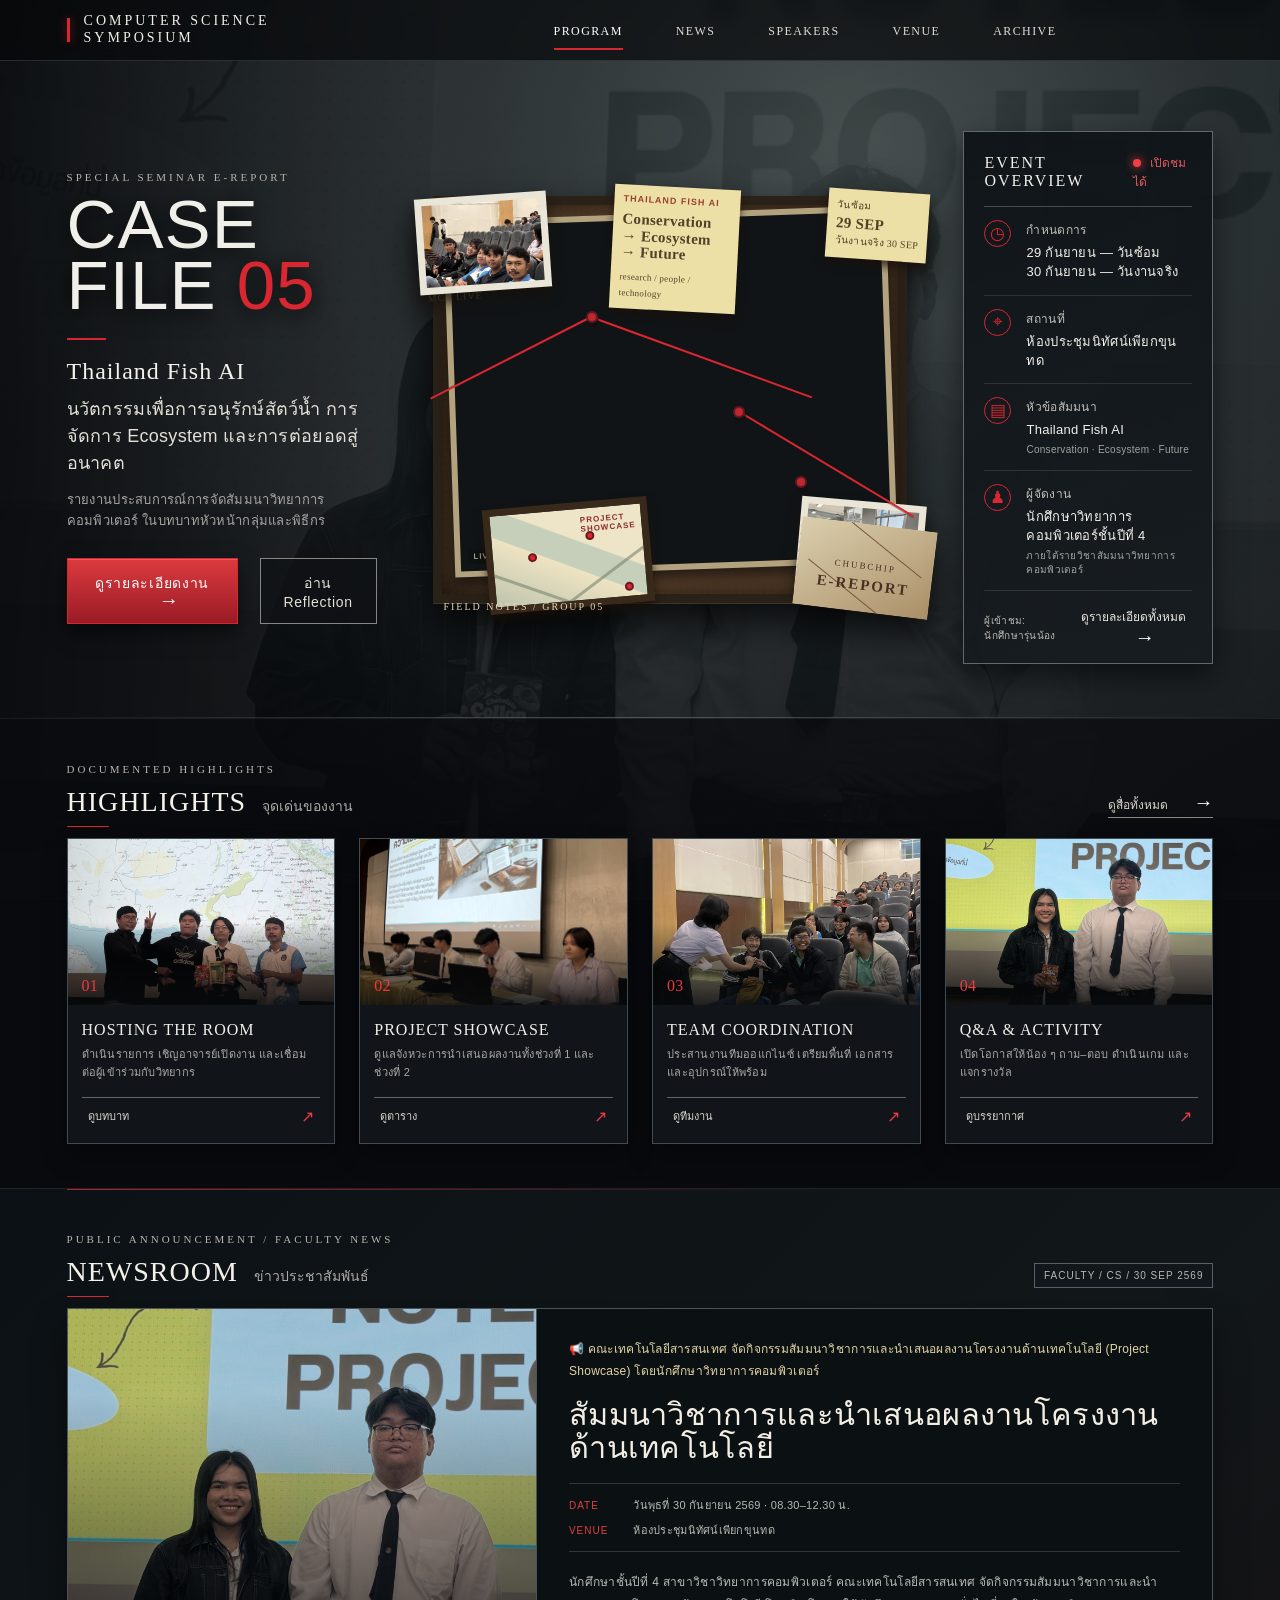
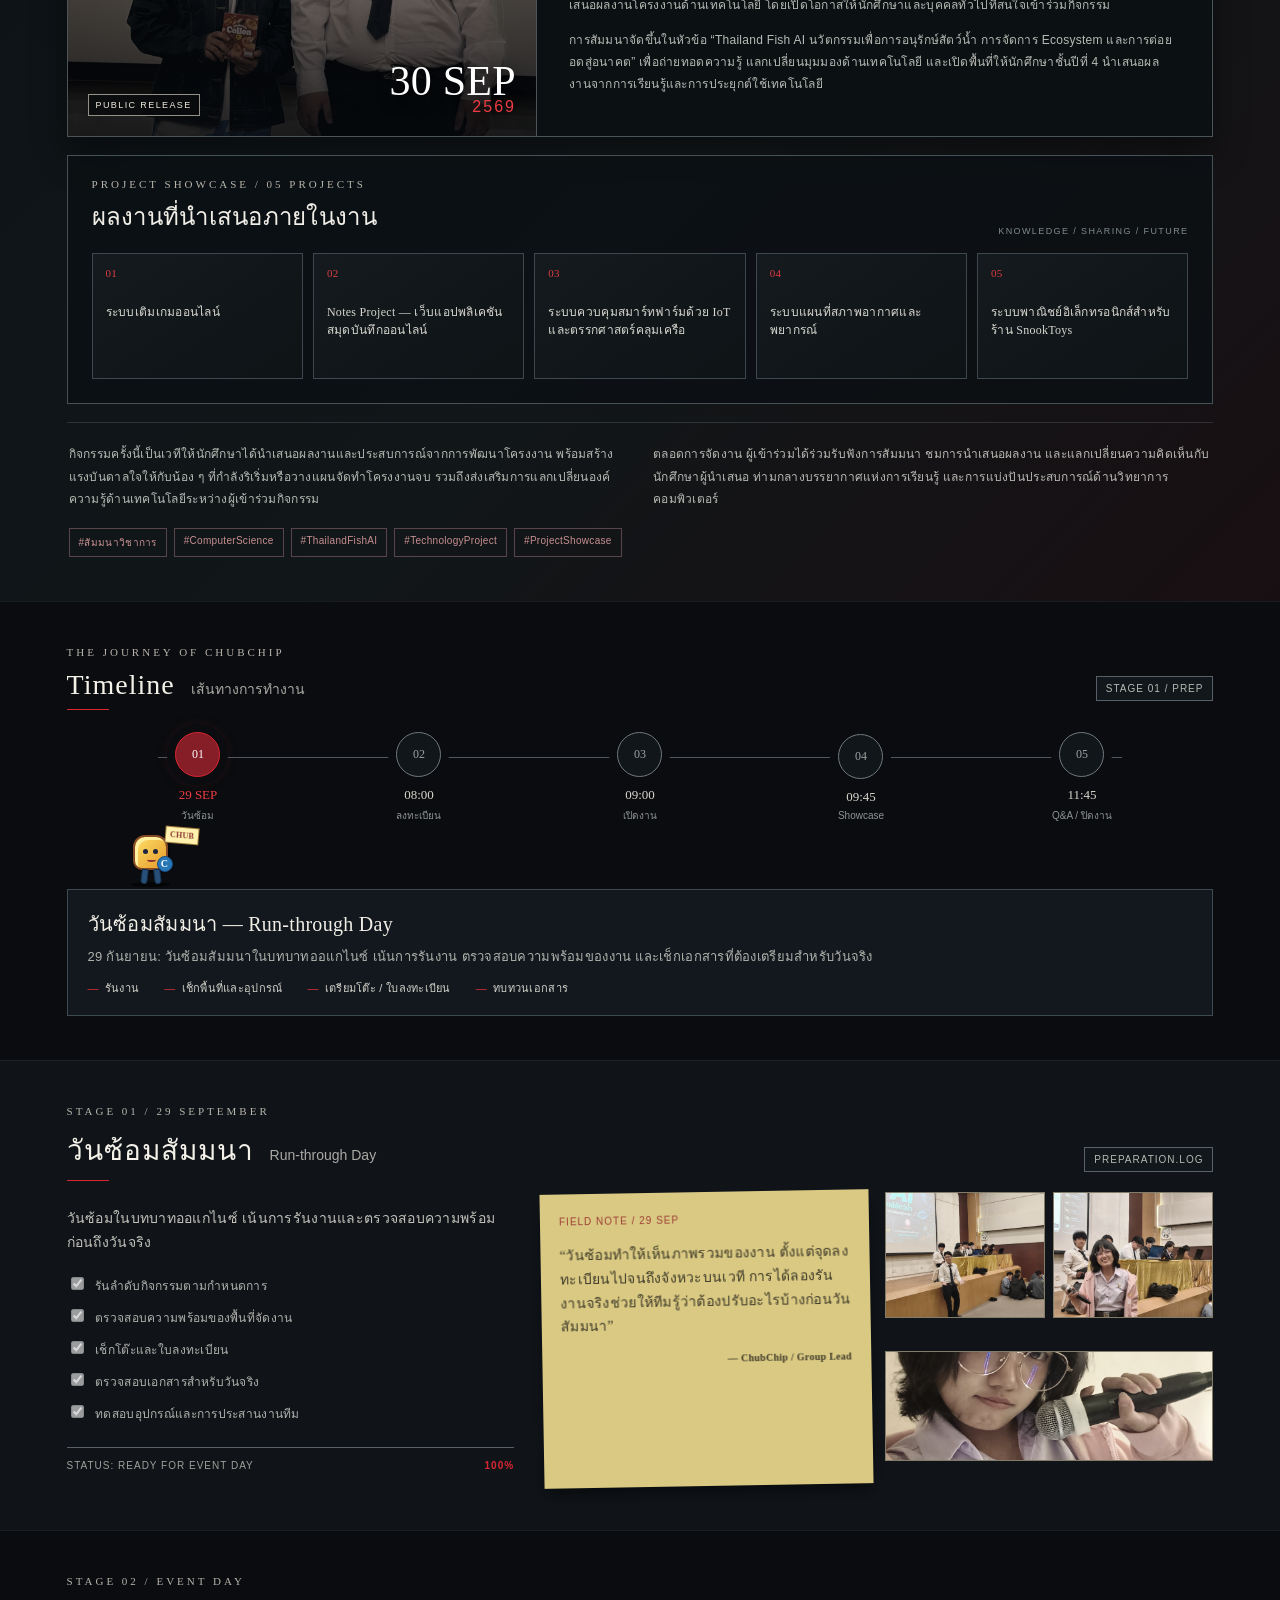
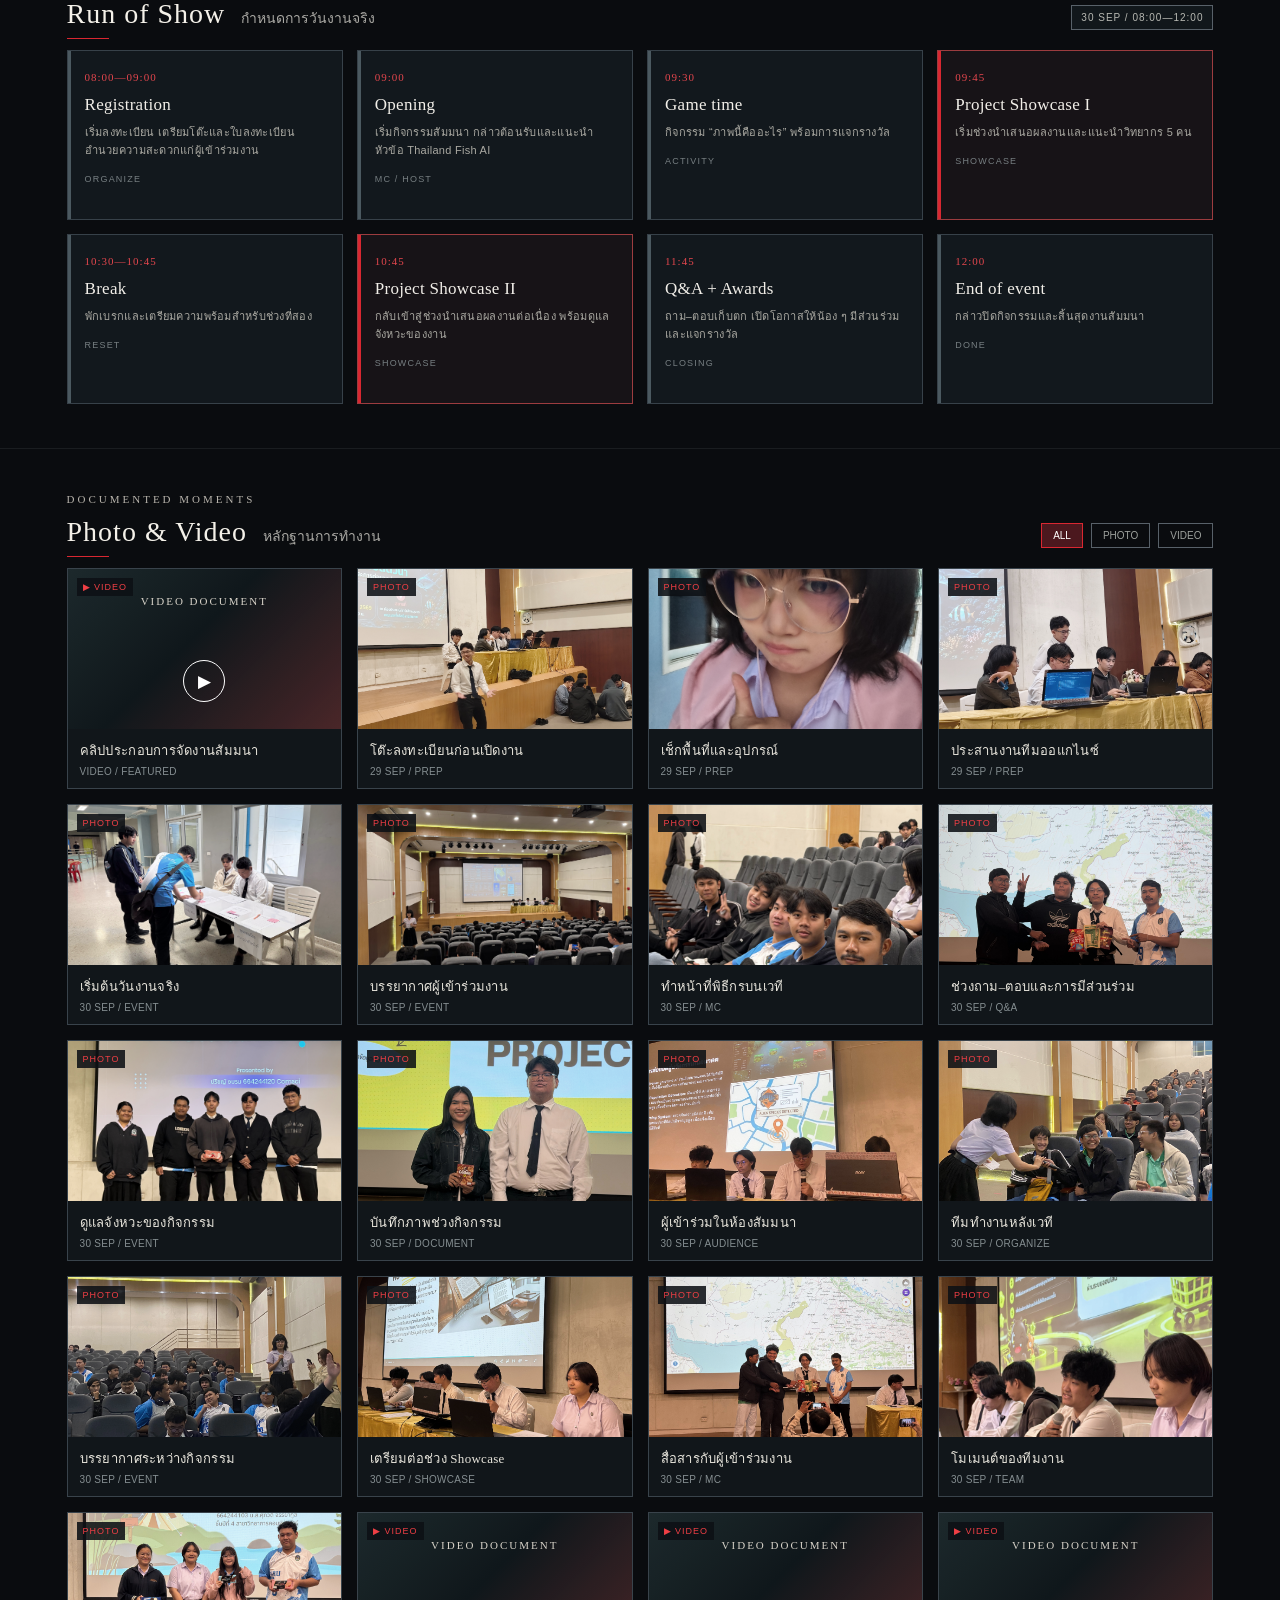
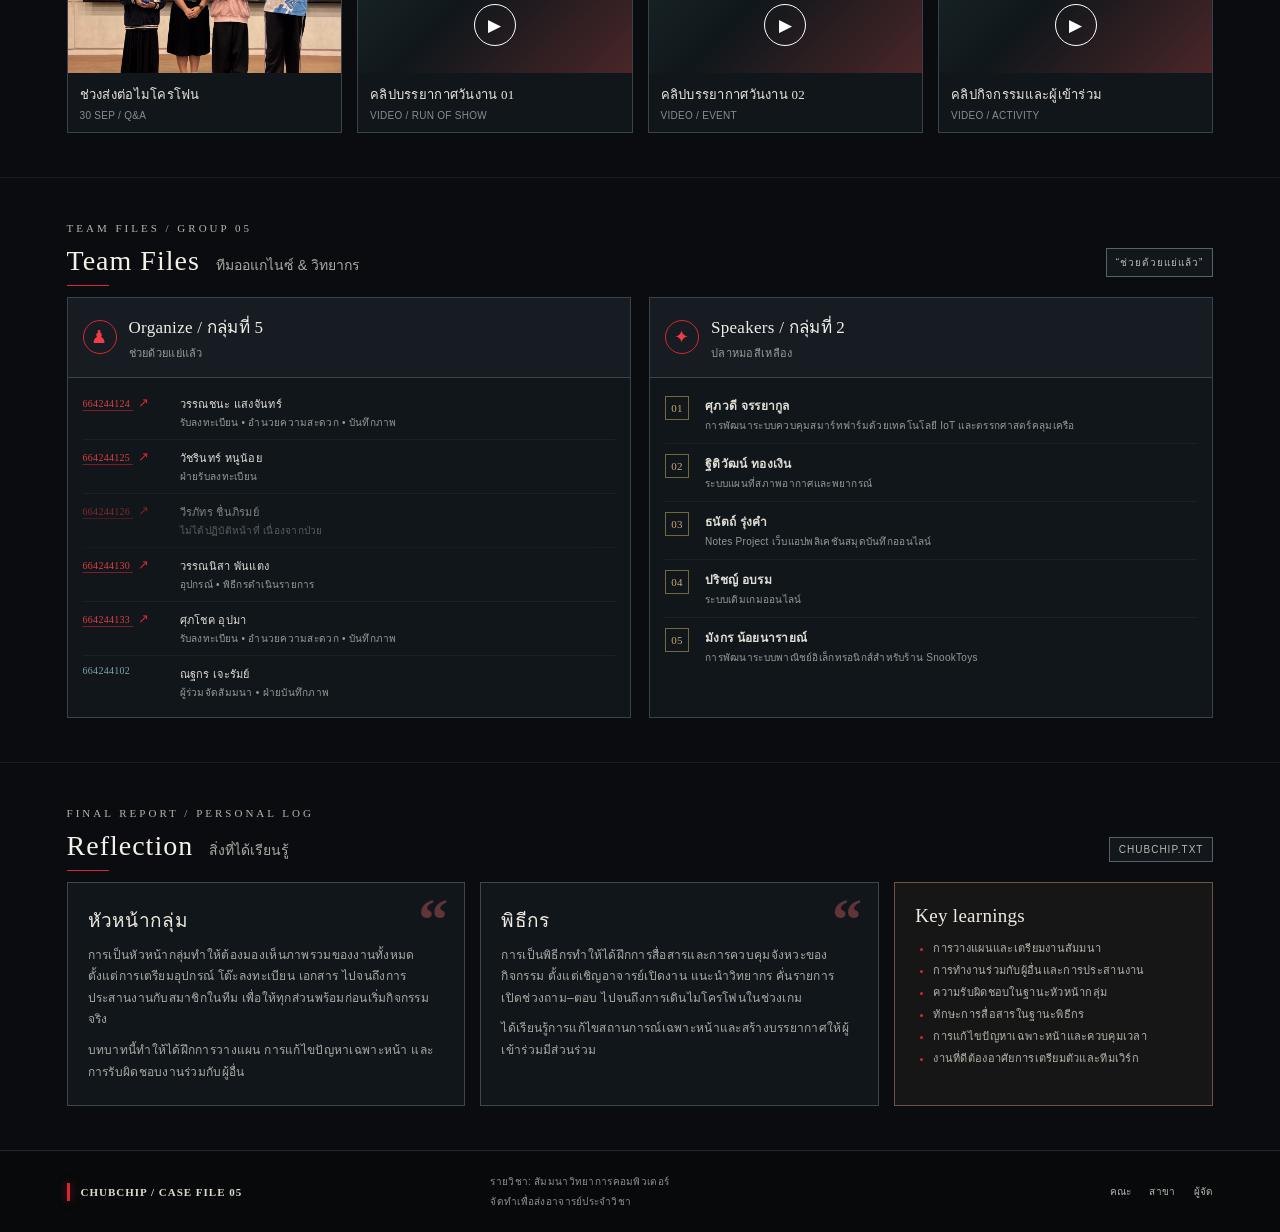
<file: seminar-e-report/index.html>
<!doctype html>
<html lang="th">
  <head>
    <meta charset="UTF-8" />
    <meta name="viewport" content="width=device-width, initial-scale=1.0" />
    <meta name="description" content="ChubChip E-Report — Thailand Fish AI" />
    <title>
      CASE FILE 05 — Thailand Fish AI
    </title>
    <link rel="stylesheet" href="styles.css" />
  </head>
  <body>
    <div class="site-bg">
    </div>
    <main class="site-shell" id="top">
      <header class="site-header">
        <a class="brand" href="#top">
          <span class="brand-mark">
          </span>
          <span>
            COMPUTER SCIENCE
            <br/>
            <b>
              SYMPOSIUM
            </b>
          </span>
        </a>
        <nav class="main-nav" aria-label="เมนูหลัก">
          <a class="active" href="#overview">
            PROGRAM
          </a>
          <a href="#news">
            NEWS
          </a>
          <a href="#team">
            SPEAKERS
          </a>
          <a href="#schedule">
            VENUE
          </a>
          <a href="#reflection">
            ARCHIVE
          </a>
        </nav>
      </header>
      <section class="hero" id="overview">
        <div class="hero-copy">
          <p class="eyebrow">
            SPECIAL SEMINAR E‑REPORT
          </p>
          <h1>
            CASE FILE
            <em>
              05
            </em>
          </h1>
          <div class="red-rule">
          </div>
          <h2>
            Thailand Fish AI
          </h2>
          <p class="hero-thai">
            นวัตกรรมเพื่อการอนุรักษ์สัตว์น้ำ การจัดการ Ecosystem และการต่อยอดสู่อนาคต
          </p>
          <p class="hero-desc">
            รายงานประสบการณ์การจัดสัมมนาวิทยาการคอมพิวเตอร์ ในบทบาทหัวหน้ากลุ่มและพิธีกร
          </p>
          <div class="hero-actions">
            <button class="primary-button" data-scroll="#timeline">
              ดูรายละเอียดงาน
              <span>
                →
              </span>
            </button>
            <button class="ghost-button" data-scroll="#reflection">
              อ่าน Reflection
            </button>
          </div>
        </div>
        <div class="evidence-board" aria-label="บอร์ดสรุปงานสัมมนา">
          <div class="board-surface">
          </div>
          <div class="board-video">
            <video src="assets/media/seminar-event.mp4" autoplay muted loop playsinline preload="metadata">
            </video>
            <span class="video-stamp">
              LIVE FIELD RECORDING
            </span>
            <button class="video-open" data-media-src="assets/media/seminar-event.mp4" data-media-title="คลิปประกอบการจัดงานสัมมนา">
              ↗
            </button>
          </div>
          <div class="board-photo photo-talk">
            <img src="assets/media/event-Mind_IMG_2060.jpg" alt="ChubChip ทำหน้าที่พิธีกรบนเวที"/>
            <span>
              MC / LIVE
            </span>
          </div>
          <div class="board-photo photo-room">
            <img src="assets/media/event-Q_IMG_7654.jpg" alt="ผู้เข้าร่วมงานสัมมนา"/>
          </div>
          <div class="board-paper paper-diagram">
            <small>
              THAILAND FISH AI
            </small>
            <b>
              Conservation
              <br/>
              → Ecosystem
              <br/>
              → Future
            </b>
            <span>
              research / people / technology
            </span>
          </div>
          <div class="board-paper paper-note">
            วันซ้อม
            <br/>
            <strong>
              29 SEP
            </strong>
            <br/>
            วันงานจริง 30 SEP
          </div>
          <div class="board-map">
            <span class="map-line line-one">
            </span>
            <span class="map-line line-two">
            </span>
            <span class="map-dot dot-one">
            </span>
            <span class="map-dot dot-two">
            </span>
            <span class="map-dot dot-three">
            </span>
            <span class="map-label">
              PROJECT
              <br/>
              SHOWCASE
            </span>
          </div>
          <span class="pin pin-one">
          </span>
          <span class="pin pin-two">
          </span>
          <span class="pin pin-three">
          </span>
          <span class="thread thread-one">
          </span>
          <span class="thread thread-two">
          </span>
          <span class="thread thread-three">
          </span>
          <div class="board-envelope">
            <span>
              CHUBCHIP
            </span>
            <b>
              E‑REPORT
            </b>
          </div>
          <div class="board-caption">
            FIELD NOTES / GROUP 05
          </div>
        </div>
        <aside class="event-card">
          <div class="event-card-top">
            <span>
              EVENT OVERVIEW
            </span>
            <b>
              <i>
              </i>
              เปิดชมได้
            </b>
          </div>
          <div class="event-row">
            <span class="event-icon">
              ◷
            </span>
            <div>
              <small>
                กำหนดการ
              </small>
              <strong>
                29 กันยายน — วันซ้อม
              </strong>
              <strong>
                30 กันยายน — วันงานจริง
              </strong>
            </div>
          </div>
          <div class="event-row">
            <span class="event-icon">
              ⌖
            </span>
            <div>
              <small>
                สถานที่
              </small>
              <strong>
                ห้องประชุมนิทัศน์เพียกขุนทด
              </strong>
            </div>
          </div>
          <div class="event-row">
            <span class="event-icon">
              ▤
            </span>
            <div>
              <small>
                หัวข้อสัมมนา
              </small>
              <strong>
                Thailand Fish AI
              </strong>
              <p>
                Conservation · Ecosystem · Future
              </p>
            </div>
          </div>
          <div class="event-row">
            <span class="event-icon">
              ♟
            </span>
            <div>
              <small>
                ผู้จัดงาน
              </small>
              <strong>
                นักศึกษาวิทยาการคอมพิวเตอร์ชั้นปีที่ 4
              </strong>
              <p>
                ภายใต้รายวิชาสัมมนาวิทยาการคอมพิวเตอร์
              </p>
            </div>
          </div>
          <div class="event-card-bottom">
            <span>
              ผู้เข้าชม: นักศึกษารุ่นน้อง
            </span>
            <button data-scroll="#schedule">
              ดูรายละเอียดทั้งหมด
              <b>
                →
              </b>
            </button>
          </div>
        </aside>
      </section>
      <section class="highlights" id="highlights">
        <div class="section-topline">
          <div>
            <p class="eyebrow">
              DOCUMENTED HIGHLIGHTS
            </p>
            <h2>
              HIGHLIGHTS
              <span>
                จุดเด่นของงาน
              </span>
            </h2>
          </div>
          <button class="line-link" data-scroll="#media">
            ดูสื่อทั้งหมด
            <b>
              →
            </b>
          </button>
        </div>
        <div class="highlight-grid">
          <article class="highlight-card">
            <div class="highlight-image">
              <img src="assets/media/event-Mind_IMG_2147.jpg" alt="การพูดคุยในช่วงถามตอบ"/>
              <span>
                01
              </span>
            </div>
            <h3>
              HOSTING THE ROOM
            </h3>
            <p>
              ดำเนินรายการ เชิญอาจารย์เปิดงาน และเชื่อมต่อผู้เข้าร่วมกับวิทยากร
            </p>
            <button data-scroll="#timeline">
              ดูบทบาท
              <b>
                ↗
              </b>
            </button>
          </article>
          <article class="highlight-card">
            <div class="highlight-image">
              <img src="assets/media/event-Q_IMG_7691.jpg" alt="การจัดเตรียมงาน showcase"/>
              <span>
                02
              </span>
            </div>
            <h3>
              PROJECT SHOWCASE
            </h3>
            <p>
              ดูแลจังหวะการนำเสนอผลงานทั้งช่วงที่ 1 และช่วงที่ 2
            </p>
            <button data-scroll="#schedule">
              ดูตาราง
              <b>
                ↗
              </b>
            </button>
          </article>
          <article class="highlight-card">
            <div class="highlight-image">
              <img src="assets/media/event-Na_IMG_8847.jpg" alt="ทีมออแกไนซ์ทำงานร่วมกัน"/>
              <span>
                03
              </span>
            </div>
            <h3>
              TEAM COORDINATION
            </h3>
            <p>
              ประสานงานทีมออแกไนซ์ เตรียมพื้นที่ เอกสาร และอุปกรณ์ให้พร้อม
            </p>
            <button data-scroll="#team">
              ดูทีมงาน
              <b>
                ↗
              </b>
            </button>
          </article>
          <article class="highlight-card">
            <div class="highlight-image">
              <img src="assets/media/event-Mind_IMG_2210.jpg" alt="บรรยากาศผู้เข้าร่วมงาน"/>
              <span>
                04
              </span>
            </div>
            <h3>
              Q&amp;A &amp; ACTIVITY
            </h3>
            <p>
              เปิดโอกาสให้น้อง ๆ ถาม–ตอบ ดำเนินเกม และแจกรางวัล
            </p>
            <button data-scroll="#media">
              ดูบรรยากาศ
              <b>
                ↗
              </b>
            </button>
          </article>
        </div>
      </section>
      <section class="content-section news-section" id="news" aria-labelledby="news-title">
        <div class="section-topline">
          <div>
            <p class="eyebrow">
              PUBLIC ANNOUNCEMENT / FACULTY NEWS
            </p>
            <h2 id="news-title">
              NEWSROOM
              <span>
                ข่าวประชาสัมพันธ์
              </span>
            </h2>
          </div>
          <span class="folder-tag">
            FACULTY / CS / 30 SEP 2569
          </span>
        </div>
        <article class="news-card">
          <div class="news-cover">
            <img src="assets/media/event-Mind_IMG_2210.jpg" alt="บรรยากาศกิจกรรมสัมมนาวิชาการและ Project Showcase"/>
            <div class="news-cover-overlay">
              <span>
                PUBLIC RELEASE
              </span>
              <strong>
                30 SEP
                <em>
                  2569
                </em>
              </strong>
            </div>
          </div>
          <div class="news-copy">
            <p class="news-kicker">
              📢 คณะเทคโนโลยีสารสนเทศ จัดกิจกรรมสัมมนาวิชาการและนำเสนอผลงานโครงงานด้านเทคโนโลยี (Project Showcase) โดยนักศึกษาวิทยาการคอมพิวเตอร์
            </p>
            <h3>
              สัมมนาวิชาการและนำเสนอผลงานโครงงานด้านเทคโนโลยี
            </h3>
            <div class="news-meta">
              <span>
                <b>
                  DATE
                </b>
                วันพุธที่ 30 กันยายน 2569 · 08.30–12.30 น.
              </span>
              <span>
                <b>
                  VENUE
                </b>
                ห้องประชุมนิทัศน์เพียกขุนทด
              </span>
            </div>
            <p>
              นักศึกษาชั้นปีที่ 4 สาขาวิชาวิทยาการคอมพิวเตอร์ คณะเทคโนโลยีสารสนเทศ
              จัดกิจกรรมสัมมนาวิชาการและนำเสนอผลงานโครงงานด้านเทคโนโลยี
              โดยเปิดโอกาสให้นักศึกษาและบุคคลทั่วไปที่สนใจเข้าร่วมกิจกรรม
            </p>
            <p>
              การสัมมนาจัดขึ้นในหัวข้อ “Thailand Fish AI นวัตกรรมเพื่อการอนุรักษ์สัตว์น้ำ
              การจัดการ Ecosystem และการต่อยอดสู่อนาคต” เพื่อถ่ายทอดความรู้
              แลกเปลี่ยนมุมมองด้านเทคโนโลยี และเปิดพื้นที่ให้นักศึกษาชั้นปีที่ 4
              นำเสนอผลงานจากการเรียนรู้และการประยุกต์ใช้เทคโนโลยี
            </p>
          </div>
        </article>
        <div class="news-showcase">
          <div class="news-showcase-heading">
            <div>
              <p class="eyebrow">
                PROJECT SHOWCASE / 05 PROJECTS
              </p>
              <h3>
                ผลงานที่นำเสนอภายในงาน
              </h3>
            </div>
            <span>
              KNOWLEDGE / SHARING / FUTURE
            </span>
          </div>
          <div class="news-project-grid">
            <div class="news-project">
              <span>
                01
              </span>
              <b>
                ระบบเติมเกมออนไลน์
              </b>
            </div>
            <div class="news-project">
              <span>
                02
              </span>
              <b>
                Notes Project — เว็บแอปพลิเคชันสมุดบันทึกออนไลน์
              </b>
            </div>
            <div class="news-project">
              <span>
                03
              </span>
              <b>
                ระบบควบคุมสมาร์ทฟาร์มด้วย IoT และตรรกศาสตร์คลุมเครือ
              </b>
            </div>
            <div class="news-project">
              <span>
                04
              </span>
              <b>
                ระบบแผนที่สภาพอากาศและพยากรณ์
              </b>
            </div>
            <div class="news-project">
              <span>
                05
              </span>
              <b>
                ระบบพาณิชย์อิเล็กทรอนิกส์สำหรับร้าน SnookToys
              </b>
            </div>
          </div>
        </div>
        <div class="news-footer">
          <p>
            กิจกรรมครั้งนี้เป็นเวทีให้นักศึกษาได้นำเสนอผลงานและประสบการณ์จากการพัฒนาโครงงาน
            พร้อมสร้างแรงบันดาลใจให้กับน้อง ๆ ที่กำลังริเริ่มหรือวางแผนจัดทำโครงงานจบ
            รวมถึงส่งเสริมการแลกเปลี่ยนองค์ความรู้ด้านเทคโนโลยีระหว่างผู้เข้าร่วมกิจกรรม
          </p>
          <p>
            ตลอดการจัดงาน ผู้เข้าร่วมได้ร่วมรับฟังการสัมมนา ชมการนำเสนอผลงาน
            และแลกเปลี่ยนความคิดเห็นกับนักศึกษาผู้นำเสนอ ท่ามกลางบรรยากาศแห่งการเรียนรู้
            และการแบ่งปันประสบการณ์ด้านวิทยาการคอมพิวเตอร์
          </p>
          <div class="news-tags" aria-label="แฮชแท็กข่าวประชาสัมพันธ์">
            <span>#สัมมนาวิชาการ</span>
            <span>#ComputerScience</span>
            <span>#ThailandFishAI</span>
            <span>#TechnologyProject</span>
            <span>#ProjectShowcase</span>
          </div>
        </div>
      </section>
      <section class="content-section" id="timeline">
        <div class="section-topline">
          <div>
            <p class="eyebrow">
              THE JOURNEY OF CHUBCHIP
            </p>
            <h2>
              Timeline
              <span>
                เส้นทางการทำงาน
              </span>
            </h2>
          </div>
          <div class="stage-readout" id="stageReadout">
            STAGE 01 / PREP
          </div>
        </div>
        <div class="timeline-wrap">
          <div class="timeline-line">
            <span class="line-progress" id="lineProgress">
            </span>
          </div>
          <div class="timeline-steps" role="tablist" aria-label="ช่วงเวลาของงาน">
            <button class="timeline-step active" data-stage="prep" role="tab">
              <span class="step-dot">
                01
              </span>
              <strong>
                29 SEP
              </strong>
              <small>
                วันซ้อม
              </small>
            </button>
            <button class="timeline-step" data-stage="registration" role="tab">
              <span class="step-dot">
                02
              </span>
              <strong>
                08:00
              </strong>
              <small>
                ลงทะเบียน
              </small>
            </button>
            <button class="timeline-step" data-stage="opening" role="tab">
              <span class="step-dot">
                03
              </span>
              <strong>
                09:00
              </strong>
              <small>
                เปิดงาน
              </small>
            </button>
            <button class="timeline-step" data-stage="showcase" role="tab">
              <span class="step-dot">
                04
              </span>
              <strong>
                09:45
              </strong>
              <small>
                Showcase
              </small>
            </button>
            <button class="timeline-step" data-stage="closing" role="tab">
              <span class="step-dot">
                05
              </span>
              <strong>
                11:45
              </strong>
              <small>
                Q&amp;A / ปิดงาน
              </small>
            </button>
          </div>
          <div class="mascot-track">
            <div class="mascot" id="mascot" aria-label="มาสคอต ChubChip กำลังเดินทาง">
              <span class="mascot-shadow">
              </span>
              <span class="mascot-body">
                <i class="eye left">
                </i>
                <i class="eye right">
                </i>
                <i class="smile">
                </i>
                <i class="badge">
                  C
                </i>
              </span>
              <span class="mascot-leg leg-a">
              </span>
              <span class="mascot-leg leg-b">
              </span>
              <span class="mascot-flag">
                CHUB
              </span>
            </div>
          </div>
        </div>
        <div class="stage-panel" id="stagePanel">
        </div>
      </section>
      <section class="content-section dark-panel" id="prep">
        <div class="section-topline">
          <div>
            <p class="eyebrow">
              STAGE 01 / 29 SEPTEMBER
            </p>
            <h2>
              วันซ้อมสัมมนา
              <span>
                Run-through Day
              </span>
            </h2>
          </div>
          <span class="folder-tag">
            PREPARATION.LOG
          </span>
        </div>
        <div class="prep-grid">
          <div class="prep-copy">
            <p>
              วันซ้อมในบทบาทออแกไนซ์ เน้นการรันงานและตรวจสอบความพร้อมก่อนถึงวันจริง
            </p>
            <div class="checklist">
              <label>
                <input type="checkbox" checked disabled/>
                รันลำดับกิจกรรมตามกำหนดการ
              </label>
              <label>
                <input type="checkbox" checked disabled/>
                ตรวจสอบความพร้อมของพื้นที่จัดงาน
              </label>
              <label>
                <input type="checkbox" checked disabled/>
                เช็กโต๊ะและใบลงทะเบียน
              </label>
              <label>
                <input type="checkbox" checked disabled/>
                ตรวจสอบเอกสารสำหรับวันจริง
              </label>
              <label>
                <input type="checkbox" checked disabled/>
                ทดสอบอุปกรณ์และการประสานงานทีม
              </label>
            </div>
            <div class="prep-status">
              <span>
                STATUS: READY FOR EVENT DAY
              </span>
              <b>
                100%
              </b>
            </div>
          </div>
          <div class="prep-note">
            <div class="note-paper">
              <span>
                FIELD NOTE / 29 SEP
              </span>
              <p>
                “วันซ้อมทำให้เห็นภาพรวมของงาน ตั้งแต่จุดลงทะเบียนไปจนถึงจังหวะบนเวที การได้ลองรันงานจริงช่วยให้ทีมรู้ว่าต้องปรับอะไรบ้างก่อนวันสัมมนา”
              </p>
              <b>
                — ChubChip / Group Lead
              </b>
            </div>
            <div class="prep-photos">
              <img src="assets/media/prep-IMG_20260929_154023.jpg" alt="ทีมเตรียมโต๊ะลงทะเบียน"/>
              <img src="assets/media/prep-IMG_20260929_154129.jpg" alt="การเตรียมพื้นที่ก่อนงาน"/>
              <img src="assets/media/prep-MVIMG_20260929_153524.jpg" alt="บรรยากาศวันซ้อม"/>
            </div>
          </div>
        </div>
      </section>
      <section class="content-section" id="schedule">
        <div class="section-topline">
          <div>
            <p class="eyebrow">
              STAGE 02 / EVENT DAY
            </p>
            <h2>
              Run of Show
              <span>
                กำหนดการวันงานจริง
              </span>
            </h2>
          </div>
          <span class="folder-tag">
            30 SEP / 08:00—12:00
          </span>
        </div>
        <div class="schedule-grid">
          <article class="schedule-card">
            <time>
              08:00—09:00
            </time>
            <h3>
              Registration
            </h3>
            <p>
              เริ่มลงทะเบียน เตรียมโต๊ะและใบลงทะเบียน อำนวยความสะดวกแก่ผู้เข้าร่วมงาน
            </p>
            <span>
              ORGANIZE
            </span>
          </article>
          <article class="schedule-card">
            <time>
              09:00
            </time>
            <h3>
              Opening
            </h3>
            <p>
              เริ่มกิจกรรมสัมมนา กล่าวต้อนรับและแนะนำหัวข้อ Thailand Fish AI
            </p>
            <span>
              MC / HOST
            </span>
          </article>
          <article class="schedule-card">
            <time>
              09:30
            </time>
            <h3>
              Game time
            </h3>
            <p>
              กิจกรรม “ภาพนี้คืออะไร” พร้อมการแจกรางวัล
            </p>
            <span>
              ACTIVITY
            </span>
          </article>
          <article class="schedule-card featured">
            <time>
              09:45
            </time>
            <h3>
              Project Showcase I
            </h3>
            <p>
              เริ่มช่วงนำเสนอผลงานและแนะนำวิทยากร 5 คน
            </p>
            <span>
              SHOWCASE
            </span>
          </article>
          <article class="schedule-card">
            <time>
              10:30—10:45
            </time>
            <h3>
              Break
            </h3>
            <p>
              พักเบรกและเตรียมความพร้อมสำหรับช่วงที่สอง
            </p>
            <span>
              RESET
            </span>
          </article>
          <article class="schedule-card featured">
            <time>
              10:45
            </time>
            <h3>
              Project Showcase II
            </h3>
            <p>
              กลับเข้าสู่ช่วงนำเสนอผลงานต่อเนื่อง พร้อมดูแลจังหวะของงาน
            </p>
            <span>
              SHOWCASE
            </span>
          </article>
          <article class="schedule-card">
            <time>
              11:45
            </time>
            <h3>
              Q&amp;A + Awards
            </h3>
            <p>
              ถาม–ตอบเก็บตก เปิดโอกาสให้น้อง ๆ มีส่วนร่วม และแจกรางวัล
            </p>
            <span>
              CLOSING
            </span>
          </article>
          <article class="schedule-card">
            <time>
              12:00
            </time>
            <h3>
              End of event
            </h3>
            <p>
              กล่าวปิดกิจกรรมและสิ้นสุดงานสัมมนา
            </p>
            <span>
              DONE
            </span>
          </article>
        </div>
      </section>
      <section class="content-section" id="media">
        <div class="section-topline">
          <div>
            <p class="eyebrow">
              DOCUMENTED MOMENTS
            </p>
            <h2>
              Photo &amp; Video
              <span>
                หลักฐานการทำงาน
              </span>
            </h2>
          </div>
          <div class="filter-tabs">
            <button class="filter active" data-filter="all">
              ALL
            </button>
            <button class="filter" data-filter="photo">
              PHOTO
            </button>
            <button class="filter" data-filter="video">
              VIDEO
            </button>
          </div>
        </div>
        <div class="media-grid" id="mediaGrid">
        </div>
      </section>
      <section class="content-section" id="team">
        <div class="section-topline">
          <div>
            <p class="eyebrow">
              TEAM FILES / GROUP 05
            </p>
            <h2>
              Team Files
              <span>
                ทีมออแกไนซ์ &amp; วิทยากร
              </span>
            </h2>
          </div>
          <span class="folder-tag">
            “ช่วยด้วยแย่แล้ว”
          </span>
        </div>
        <div class="team-columns">
          <div class="team-panel">
            <div class="panel-heading">
              <span class="panel-icon">
                ♟
              </span>
              <div>
                <h3>
                  Organize / กลุ่มที่ 5
                </h3>
                <p>
                  ช่วยด้วยแย่แล้ว
                </p>
              </div>
            </div>
            <div class="member-list">
              <div class="member">
                <b>
                  664244124
                </b>
                <span>
                  วรรณชนะ แสงจันทร์
                </span>
                <small>
                  รับลงทะเบียน • อำนวยความสะดวก • บันทึกภาพ
                </small>
              </div>
              <div class="member">
                <b>
                  664244125
                </b>
                <span>
                  วัชรินทร์ หนูน้อย
                </span>
                <small>
                  ฝ่ายรับลงทะเบียน
                </small>
              </div>
              <div class="member absent">
                <b>
                  664244126
                </b>
                <span>
                  วีรภัทร ชื่นภิรมย์
                </span>
                <small>
                  ไม่ได้ปฏิบัติหน้าที่ เนื่องจากป่วย
                </small>
              </div>
              <div class="member">
                <b>
                  664244130
                </b>
                <span>
                  วรรณนิสา พันแตง
                </span>
                <small>
                  อุปกรณ์ • พิธีกรดำเนินรายการ
                </small>
              </div>
              <div class="member">
                <b>
                  664244133
                </b>
                <span>
                  ศุภโชค อุปมา
                </span>
                <small>
                  รับลงทะเบียน • อำนวยความสะดวก • บันทึกภาพ
                </small>
              </div>
              <div class="member guest">
                <b>
                  664244102
                </b>
                <span>
                  ณฐกร เจะรัมย์
                </span>
                <small>
                  ผู้ร่วมจัดสัมมนา • ฝ่ายบันทึกภาพ
                </small>
              </div>
            </div>
          </div>
          <div class="team-panel speakers">
            <div class="panel-heading">
              <span class="panel-icon">
                ✦
              </span>
              <div>
                <h3>
                  Speakers / กลุ่มที่ 2
                </h3>
                <p>
                  ปลาหมอสีเหลือง
                </p>
              </div>
            </div>
            <div class="speaker-list">
              <div class="speaker">
                <strong>
                  01
                </strong>
                <div>
                  <b>
                    ศุภวดี จรรยากูล
                  </b>
                  <small>
                    การพัฒนาระบบควบคุมสมาร์ทฟาร์มด้วยเทคโนโลยี IoT และตรรกศาสตร์คลุมเครือ
                  </small>
                </div>
              </div>
              <div class="speaker">
                <strong>
                  02
                </strong>
                <div>
                  <b>
                    ฐิติวัฒน์ ทองเงิน
                  </b>
                  <small>
                    ระบบแผนที่สภาพอากาศและพยากรณ์
                  </small>
                </div>
              </div>
              <div class="speaker">
                <strong>
                  03
                </strong>
                <div>
                  <b>
                    ธนัตถ์ รุ่งคำ
                  </b>
                  <small>
                    Notes Project เว็บแอปพลิเคชันสมุดบันทึกออนไลน์
                  </small>
                </div>
              </div>
              <div class="speaker">
                <strong>
                  04
                </strong>
                <div>
                  <b>
                    ปริชญ์ อบรม
                  </b>
                  <small>
                    ระบบเติมเกมออนไลน์
                  </small>
                </div>
              </div>
              <div class="speaker">
                <strong>
                  05
                </strong>
                <div>
                  <b>
                    มังกร น้อยนารายณ์
                  </b>
                  <small>
                    การพัฒนาระบบพาณิชย์อิเล็กทรอนิกส์สำหรับร้าน SnookToys
                  </small>
                </div>
              </div>
            </div>
          </div>
        </div>
      </section>
      <section class="content-section" id="reflection">
        <div class="section-topline">
          <div>
            <p class="eyebrow">
              FINAL REPORT / PERSONAL LOG
            </p>
            <h2>
              Reflection
              <span>
                สิ่งที่ได้เรียนรู้
              </span>
            </h2>
          </div>
          <span class="folder-tag">
            CHUBCHIP.TXT
          </span>
        </div>
        <div class="reflection-grid">
          <article class="reflection-card">
            <div class="quote-mark">
              “
            </div>
            <h3>
              หัวหน้ากลุ่ม
            </h3>
            <p>
              การเป็นหัวหน้ากลุ่มทำให้ต้องมองเห็นภาพรวมของงานทั้งหมด ตั้งแต่การเตรียมอุปกรณ์ โต๊ะลงทะเบียน เอกสาร ไปจนถึงการประสานงานกับสมาชิกในทีม เพื่อให้ทุกส่วนพร้อมก่อนเริ่มกิจกรรมจริง
            </p>
            <p>
              บทบาทนี้ทำให้ได้ฝึกการวางแผน การแก้ไขปัญหาเฉพาะหน้า และการรับผิดชอบงานร่วมกับผู้อื่น
            </p>
          </article>
          <article class="reflection-card">
            <div class="quote-mark">
              “
            </div>
            <h3>
              พิธีกร
            </h3>
            <p>
              การเป็นพิธีกรทำให้ได้ฝึกการสื่อสารและการควบคุมจังหวะของกิจกรรม ตั้งแต่เชิญอาจารย์เปิดงาน แนะนำวิทยากร คั่นรายการ เปิดช่วงถาม–ตอบ ไปจนถึงการเดินไมโครโฟนในช่วงเกม
            </p>
            <p>
              ได้เรียนรู้การแก้ไขสถานการณ์เฉพาะหน้าและสร้างบรรยากาศให้ผู้เข้าร่วมมีส่วนร่วม
            </p>
          </article>
          <article class="reflection-card learnings">
            <h3>
              Key learnings
            </h3>
            <ul>
              <li>
                การวางแผนและเตรียมงานสัมมนา
              </li>
              <li>
                การทำงานร่วมกับผู้อื่นและการประสานงาน
              </li>
              <li>
                ความรับผิดชอบในฐานะหัวหน้ากลุ่ม
              </li>
              <li>
                ทักษะการสื่อสารในฐานะพิธีกร
              </li>
              <li>
                การแก้ไขปัญหาเฉพาะหน้าและควบคุมเวลา
              </li>
              <li>
                งานที่ดีต้องอาศัยการเตรียมตัวและทีมเวิร์ก
              </li>
            </ul>
          </article>
        </div>
      </section>
      <footer class="site-footer">
        <div class="footer-brand">
          <span class="brand-mark">
          </span>
          <b>
            CHUBCHIP / CASE FILE 05
          </b>
        </div>
        <div>
          <span>
            รายวิชา: สัมมนาวิทยาการคอมพิวเตอร์
          </span>
          <span>
            จัดทำเพื่อส่งอาจารย์ประจำวิชา
          </span>
        </div>
        <div class="footer-links">
          <a href="https://web.facebook.com/share/p/1MwuGwgCuP/" target="_blank" rel="noreferrer">
            คณะ
          </a>
          <a href="https://web.facebook.com/share/p/1MwuGwgCuP/" target="_blank" rel="noreferrer">
            สาขา
          </a>
          <a href="https://web.facebook.com/share/p/1FBxxu4tvS/" target="_blank" rel="noreferrer">
            ผู้จัด
          </a>
        </div>
      </footer>
    </main>
    <div class="modal" id="mediaModal" aria-hidden="true">
      <div class="modal-backdrop" data-close-modal>
      </div>
      <div class="modal-window" role="dialog" aria-modal="true" aria-label="สื่อจากงานสัมมนา">
        <div class="modal-bar">
          <div id="modalTitle">
            MEDIA VIEWER
          </div>
          <button class="modal-close" data-close-modal>
            ×
          </button>
        </div>
        <div class="modal-content" id="modalContent">
        </div>
      </div>
    </div>
    <script src="app.js">
    </script>
  </body>
</html>
</file>
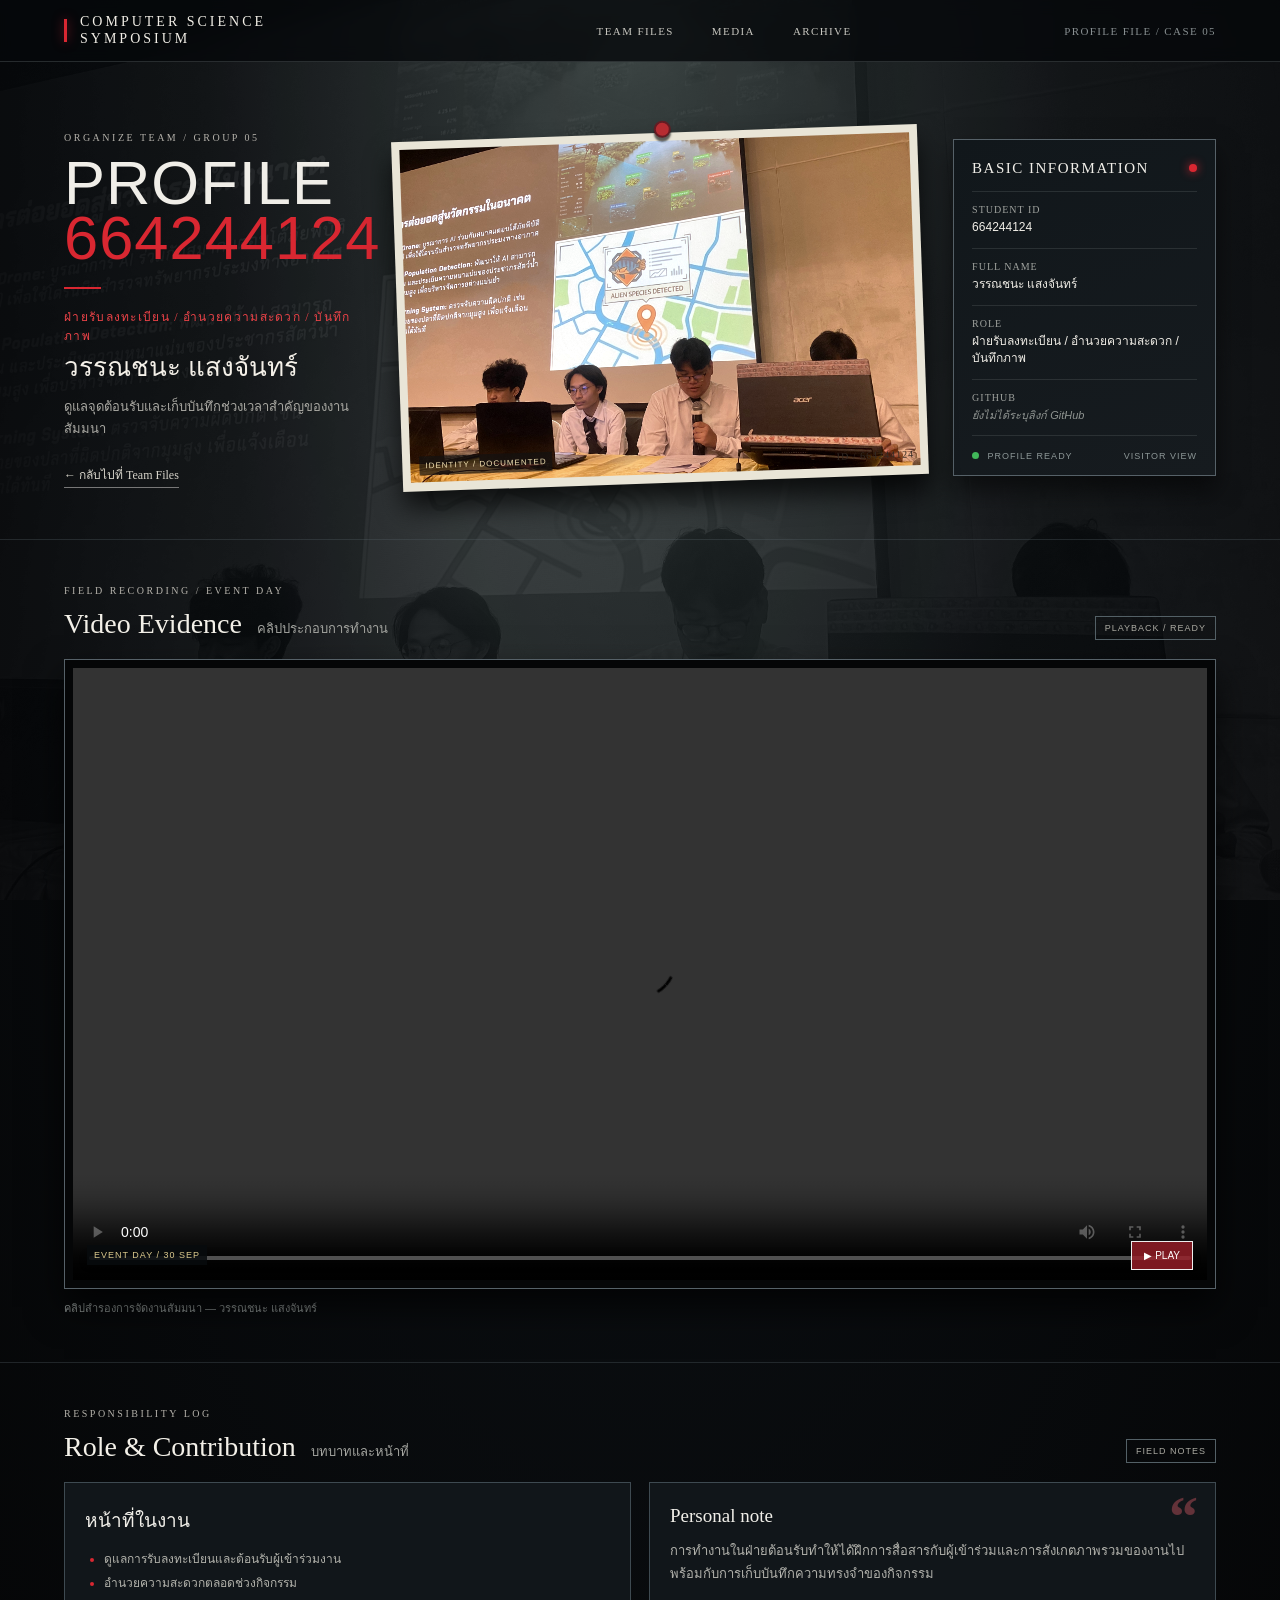
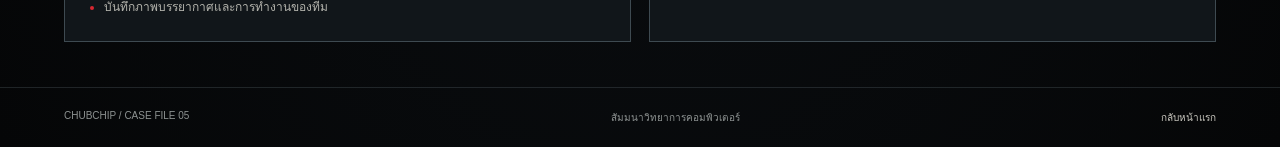
<file: seminar-e-report/profiles/664244124/index.html>
<!doctype html>
<html lang="th">
  <head>
    <meta charset="UTF-8"/>
    <meta name="viewport" content="width=device-width,initial-scale=1"/>
    <title>
      Profile File
    </title>
    <link rel="stylesheet" href="profile.css"/>
  </head>
  <body>
    <main class="profile-shell">
      <header class="profile-header">
        <a class="brand" href="../../index.html">
          <span class="brand-mark">
          </span>
          <span>
            COMPUTER SCIENCE
            <br/>
            <b>
              SYMPOSIUM
            </b>
          </span>
        </a>
        <nav>
          <a href="../../index.html#team">
            TEAM FILES
          </a>
          <a href="../../index.html#media">
            MEDIA
          </a>
          <a href="../../index.html#reflection">
            ARCHIVE
          </a>
        </nav>
        <span class="file-label">
          PROFILE FILE / CASE 05
        </span>
      </header>
      <section class="profile-hero">
        <div class="profile-copy">
          <p class="eyebrow">
            ORGANIZE TEAM / GROUP 05
          </p>
          <h1 id="profileNumber">
            PROFILE
            <em>
              FILE
            </em>
          </h1>
          <div class="red-rule">
          </div>
          <p class="role-label" id="profileRole">
          </p>
          <h2 id="profileName">
          </h2>
          <p class="profile-summary" id="profileSummary">
          </p>
          <a class="back-link" href="../../index.html#team">
            ← กลับไปที่ Team Files
          </a>
        </div>
        <div class="profile-photo-card">
          <img id="profilePhoto" src="" alt="รูปโปรไฟล์"/>
          <span class="photo-stamp">
            IDENTITY / DOCUMENTED
          </span>
          <span class="photo-code" id="profileCode">
          </span>
        </div>
        <div class="profile-info-card">
          <div class="card-heading">
            <span>
              BASIC INFORMATION
            </span>
            <i>
            </i>
          </div>
          <dl>
            <div>
              <dt>
                STUDENT ID
              </dt>
              <dd id="profileId">
              </dd>
            </div>
            <div>
              <dt>
                FULL NAME
              </dt>
              <dd id="profileFullName">
              </dd>
            </div>
            <div>
              <dt>
                ROLE
              </dt>
              <dd id="profileRoleInfo">
              </dd>
            </div>
            <div>
              <dt>
                GITHUB
              </dt>
              <dd id="profileGithub">
              </dd>
            </div>
          </dl>
          <div class="profile-status">
            <span>
              <i>
              </i>
              PROFILE READY
            </span>
            <span>
              VISITOR VIEW
            </span>
          </div>
        </div>
      </section>
      <section class="video-section">
        <div class="section-heading">
          <div>
            <p class="eyebrow">
              FIELD RECORDING / EVENT DAY
            </p>
            <h2>
              Video Evidence
              <span>
                คลิปประกอบการทำงาน
              </span>
            </h2>
          </div>
          <span class="video-label">
            PLAYBACK / READY
          </span>
        </div>
        <div class="video-frame">
          <video id="profileVideo" controls playsinline preload="metadata">
          </video>
          <div class="video-overlay">
            <span>
              EVENT DAY / 30 SEP
            </span>
            <button id="playVideo" type="button">
              ▶ PLAY
            </button>
          </div>
        </div>
        <p class="video-caption" id="profileVideoCaption">
        </p>
      </section>
      <section class="details-section">
        <div class="section-heading">
          <div>
            <p class="eyebrow">
              RESPONSIBILITY LOG
            </p>
            <h2>
              Role &amp; Contribution
              <span>
                บทบาทและหน้าที่
              </span>
            </h2>
          </div>
          <span class="video-label">
            FIELD NOTES
          </span>
        </div>
        <div class="details-grid">
          <div class="responsibility-card">
            <h3>
              หน้าที่ในงาน
            </h3>
            <ul id="profileResponsibilities">
            </ul>
          </div>
          <div class="reflection-card">
            <span class="quote-mark">
              “
            </span>
            <h3>
              Personal note
            </h3>
            <p id="profileReflection">
            </p>
          </div>
        </div>
      </section>
      <footer class="profile-footer">
        <span>
          CHUBCHIP / CASE FILE 05
        </span>
        <span>
          สัมมนาวิทยาการคอมพิวเตอร์
        </span>
        <a href="../../index.html">
          กลับหน้าแรก
        </a>
      </footer>
    </main>
    <script src="profile-data.js">
    </script>
    <script src="../shared/profile.js">
    </script>
  </body>
</html>
</file>
<file: seminar-e-report/styles.css>
:root {
  --bg:#080a0d;
  --panel:#11151a;
  --panel-2:#171c22;
  --line:#35404b;
  --text:#f0eee8;
  --muted:#9b9a97;
  --soft:#c9c7c0;
  --red:#d92731;
  --red-dark:#861e28;
  --gold:#c3a978;
  --serif:Georgia,"Times New Roman",serif;
  --sans:"Arial",Tahoma,"Leelawadee UI",sans-serif
}
* {
  box-sizing:border-box
}
html {
  scroll-behavior:smooth
}
body {
  margin:0;
  background:var(--bg);
  color:var(--text);
  font-family:var(--sans);
  font-size:14px;
  letter-spacing:.02em
}
.site-bg {
  position:fixed;
  inset:0;
  z-index:-2;
  background:radial-gradient(ellipse at 67% 16%,#323b3b 0,#141b1d 31%,#080a0d 75%);
}
.site-bg:after {
  content:"";
  position:absolute;
  inset:0;
  background:linear-gradient(90deg,#080a0ddd 0,#080a0d33 34%,#080a0d55 100%),url("assets/media/event-Mind_IMG_2210.jpg") center 18%/cover no-repeat;
  filter:grayscale(1) contrast(1.1);
  opacity:.16;
  mix-blend-mode:screen
}
.site-shell {
  max-width:1600px;
  margin:auto;
  min-height:100vh
}
.site-header {
  height:61px;
  padding:0 5.2%;
  display:flex;
  align-items:center;
  border-bottom:1px solid #65717755;
  background:#050709a8;
  backdrop-filter:blur(8px);
  position:sticky;
  top:0;
  z-index:10
}
.brand {
  display:flex;
  align-items:center;
  gap:14px;
  color:var(--text);
  text-decoration:none;
  min-width:330px;
  font:14px var(--serif);
  letter-spacing:3px;
  line-height:1.2
}
.brand b {
  font-weight:400
}
.brand-mark {
  display:block;
  width:3px;
  height:24px;
  background:var(--red);
  box-shadow:0 0 10px #cf2c3588
}
.main-nav {
  display:flex;
  align-items:center;
  gap:53px;
  flex:1;
  justify-content:center
}
.main-nav a {
  position:relative;
  padding:21px 0 18px;
  color:#dedbd3;
  text-decoration:none;
  font:12px var(--serif);
  letter-spacing:1.4px
}
.main-nav a:hover,.main-nav a.active {
  color:#fff
}
.main-nav a.active:after {
  content:"";
  position:absolute;
  bottom:7px;
  left:0;
  right:0;
  height:2px;
  background:var(--red)
}
.header-actions {
  display:flex;
  align-items:center;
  gap:18px;
  min-width:140px;
  justify-content:flex-end
}
.icon-button,.language-button {
  border:0;
  background:none;
  color:#e4e2dc;
  font:16px var(--serif);
  cursor:pointer
}
.language-button {
  font-size:12px;
  letter-spacing:1px
}
.language-button span {
  color:var(--muted);
  font-size:15px;
  margin-left:4px
}
.header-divider {
  height:18px;
  width:1px;
  background:#77808888
}
.hero {
  position:relative;
  display:grid;
  grid-template-columns:minmax(310px,.8fr) minmax(470px,1.42fr) minmax(250px,.62fr);
  gap:30px;
  align-items:center;
  min-height:560px;
  padding:70px 5.2% 54px;
  overflow:hidden
}
.hero:after {
  content:"";
  position:absolute;
  inset:auto 0 0;
  height:1px;
  background:linear-gradient(90deg,transparent,#687178aa,transparent)
}
.hero-copy {
  position:relative;
  z-index:2;
  max-width:510px
}
.eyebrow {
  margin:0 0 11px;
  color:#b8b4ac;
  font:11px var(--serif);
  letter-spacing:3px
}
.hero-copy h1 {
  margin:0;
  color:#f0efea;
  font:clamp(54px,5.4vw,92px)/.88 Impact,Haettenschweiler,"Arial Narrow Bold",sans-serif;
  letter-spacing:1px;
  text-shadow:0 4px 22px #000
}
.hero-copy h1 em {
  color:var(--red);
  font-style:normal
}
.red-rule {
  width:39px;
  height:2px;
  margin:22px 0 18px;
  background:var(--red)
}
.hero-copy h2 {
  margin:0;
  color:#f3f1eb;
  font:24px var(--serif);
  letter-spacing:1px
}
.hero-thai {
  margin:11px 0 12px;
  color:#e2dfd7;
  font-size:18px;
  line-height:1.5;
  max-width:520px
}
.hero-desc {
  max-width:440px;
  margin:0;
  color:#a6a5a0;
  font-size:13px;
  line-height:1.65
}
.hero-actions {
  display:flex;
  align-items:center;
  gap:22px;
  margin-top:26px
}
.primary-button,.ghost-button {
  border:1px solid var(--red);
  padding:13px 19px;
  cursor:pointer;
  font:14px var(--sans);
  letter-spacing:.05em
}
.primary-button {
  color:#fff;
  background:linear-gradient(#dc3b3e,#991b26);
  box-shadow:0 8px 18px #0008,inset 0 1px #ff9b9d55
}
.primary-button span {
  margin-left:34px;
  font-size:20px;
  line-height:0
}
.ghost-button {
  border-color:#888681;
  background:#101316c9;
  color:#e4e0d6
}
.evidence-board {
  position:relative;
  min-height:430px;
  transform:rotate(-.2deg);
  filter:drop-shadow(0 18px 18px #000b)
}
.board-surface {
  position:absolute;
  inset:14px 5% 9px;
  background:linear-gradient(90deg,#443322,#654a30 42%,#4d3825);
  border:9px solid #2a2118;
  box-shadow:inset 0 0 30px #17100b,0 1px 0 #bca07e44;
  overflow:hidden
}
.board-surface:after {
  content:"";
  position:absolute;
  inset:0;
  background:radial-gradient(#ffffff07 1px,transparent 2px);
  background-size:7px 7px;
  opacity:.45
}
.board-photo,.board-paper,.board-map,.board-envelope {
  position:absolute;
  z-index:3
}
.board-photo {
  padding:7px;
  background:#e9e5d7;
  box-shadow:0 9px 13px #17100dcc
}
.board-photo img {
  display:block;
  width:100%;
  height:100%;
  object-fit:cover;
  filter:saturate(.7) contrast(1.05)
}
.board-photo span {
  display:block;
  padding-top:5px;
  color:#372e21;
  font:10px var(--serif);
  letter-spacing:1px
}
.photo-talk {
  left:11%;
  top:10%;
  width:210px;
  height:153px;
  transform:rotate(-4deg)
}
.photo-room {
  right:13%;
  bottom:12%;
  width:183px;
  height:140px;
  transform:rotate(5deg)
}
.board-paper {
  padding:12px;
  background:#ede0a6;
  color:#514128;
  box-shadow:0 6px 9px #181109bb;
  font-family:"Comic Sans MS",cursive
}
.paper-diagram {
  left:39%;
  top:8%;
  width:156px;
  transform:rotate(3deg)
}
.paper-diagram small {
  display:block;
  color:#99402f;
  font:700 9px var(--sans);
  letter-spacing:1px
}
.paper-diagram b {
  display:block;
  margin:7px 0;
  font-size:19px;
  line-height:1.1
}
.paper-diagram span {
  font-size:9px
}
.paper-note {
  right:10%;
  top:9%;
  font-size:12px;
  line-height:1.45;
  transform:rotate(4deg)
}
.paper-note strong {
  font-size:18px
}
.board-map {
  left:26%;
  bottom:10%;
  width:200px;
  height:130px;
  transform:rotate(-5deg);
  background:linear-gradient(25deg,#bdc4ad,#eee3c2 43%,#c6cfb9 44% 61%,#eee5c8 62%);
  border:7px solid #38291b;
  box-shadow:0 6px 9px #181109bb;
  overflow:hidden
}
.map-line {
  position:absolute;
  background:#78866f99;
  height:3px;
  transform-origin:left center
}
.line-one {
  width:190px;
  left:0;
  top:58px;
  transform:rotate(24deg)
}
.line-two {
  width:175px;
  left:50px;
  top:105px;
  transform:rotate(-32deg)
}
.map-dot {
  position:absolute;
  width:9px;
  height:9px;
  border-radius:50%;
  background:var(--red);
  border:2px solid #681a21
}
.dot-one {
  left:35px;
  top:40px
}
.dot-two {
  left:129px;
  top:77px
}
.dot-three {
  left:94px;
  top:23px
}
.map-label {
  position:absolute;
  right:6px;
  top:7px;
  color:#8d2b2e;
  font:700 8px var(--sans);
  letter-spacing:1px
}
.pin {
  z-index:8;
  position:absolute;
  width:12px;
  height:12px;
  border-radius:50%;
  background:#bd272f;
  border:2px solid #601923;
  box-shadow:1px 4px 1px #190e0c99
}
.pin-one {
  left:34%;
  top:30%
}
.pin-two {
  left:62%;
  top:52%
}
.pin-three {
  right:24%;
  bottom:29%
}
.thread {
  z-index:7;
  position:absolute;
  height:2px;
  background:var(--red);
  transform-origin:left center;
  box-shadow:0 1px #250f1155
}
.thread-one {
  width:235px;
  left:35%;
  top:31%;
  transform:rotate(20deg)
}
.thread-two {
  width:205px;
  left:63%;
  top:53%;
  transform:rotate(31deg)
}
.thread-three {
  width:180px;
  left:35%;
  top:31%;
  transform:rotate(153deg)
}
.board-envelope {
  right:0;
  bottom:3%;
  width:160px;
  height:105px;
  padding-top:47px;
  background:linear-gradient(145deg,#dbcfae,#aa8f67);
  clip-path:polygon(0 0,100% 0,100% 100%,0 100%,0 22%);
  color:#4a3024;
  text-align:center;
  box-shadow:0 8px 10px #130d09cc;
  transform:rotate(7deg);
  font-family:var(--serif)
}
.board-envelope:after {
  content:"";
  position:absolute;
  inset:16px 18px 15px;
  border-top:1px solid #77543a;
  border-bottom:1px solid #77543a;
  transform:rotate(32deg)
}
.board-envelope span,.board-envelope b {
  position:relative;
  z-index:1;
  display:block;
  font-size:9px;
  letter-spacing:2px
}
.board-envelope b {
  margin-top:6px;
  font-size:15px
}
.board-caption {
  position:absolute;
  z-index:10;
  left:7%;
  bottom:0;
  color:#e6d4b5;
  font:10px var(--serif);
  letter-spacing:2px
}
.event-card {
  position:relative;
  z-index:4;
  padding:21px 20px 13px;
  border:1px solid #616970;
  background:linear-gradient(160deg,#0e1317ee,#171c20e8);
  box-shadow:0 12px 26px #0008;
  min-height:377px
}
.event-card-top {
  display:flex;
  align-items:center;
  justify-content:space-between;
  padding-bottom:15px;
  border-bottom:1px solid #737b7d88;
  color:#f0eee8;
  font:16px var(--serif);
  letter-spacing:2px
}
.event-card-top b {
  color:#e65a5f;
  font:12px var(--sans);
  letter-spacing:0
}
.event-card-top i {
  display:inline-block;
  width:8px;
  height:8px;
  margin-right:6px;
  border-radius:50%;
  background:#f03e42;
  box-shadow:0 0 10px #f03e42
}
.event-row {
  display:grid;
  grid-template-columns:33px 1fr;
  gap:9px;
  padding:13px 0;
  border-bottom:1px solid #757c7d44
}
.event-icon {
  display:grid;
  place-items:center;
  width:27px;
  height:27px;
  color:var(--red);
  border:1px solid var(--red);
  border-radius:50%;
  font-size:17px
}
.event-row small {
  display:block;
  margin-bottom:5px;
  color:#c3c1b9;
  font:12px var(--serif)
}
.event-row strong {
  display:block;
  color:#f2f0e9;
  font-size:13px;
  line-height:1.45;
  font-weight:400
}
.event-row p {
  margin:3px 0 0;
  color:#9ea4a1;
  font-size:10px;
  line-height:1.4
}
.event-card-bottom {
  display:flex;
  align-items:center;
  justify-content:space-between;
  gap:10px;
  padding-top:15px;
  color:#bcbab2;
  font-size:10px
}
.event-card-bottom button,.line-link {
  border:0;
  background:none;
  color:#eceae3;
  font:12px var(--serif);
  cursor:pointer
}
.event-card-bottom b,.line-link b {
  margin-left:22px;
  color:#fff;
  font-size:20px;
  font-weight:400
}
.highlights,.content-section {
  padding:44px 5.2%;
  border-top:1px solid #5a626633
}
.highlights {
  background:#0a0c0fbb
}
.section-topline {
  display:flex;
  justify-content:space-between;
  align-items:end;
  gap:18px;
  margin-bottom:20px
}
.section-topline h2 {
  margin:2px 0 0;
  color:#f4f1e9;
  font:28px var(--serif);
  letter-spacing:1px
}
.section-topline h2 span {
  margin-left:8px;
  color:#aaa9a4;
  font:14px var(--sans);
  letter-spacing:0
}
.line-link {
  padding:0 0 3px;
  border-bottom:1px solid #898882;
  color:#d9d5ca
}
.highlight-grid {
  display:grid;
  grid-template-columns:repeat(4,1fr);
  gap:24px
}
.highlight-card {
  border:1px solid #424b51;
  background:#111519;
  box-shadow:0 12px 24px #0005;
  transition:transform .25s,border-color .25s
}
.highlight-card:hover {
  transform:translateY(-5px);
  border-color:#a4a9a4
}
.highlight-image {
  height:166px;
  position:relative;
  overflow:hidden;
  background:#222
}
.highlight-image:after {
  content:"";
  position:absolute;
  inset:0;
  background:linear-gradient(180deg,transparent 50%,#080b0ddd)
}
.highlight-image img {
  width:100%;
  height:100%;
  object-fit:cover;
  filter:grayscale(.35) contrast(1.08);
  transition:transform .3s
}
.highlight-card:hover .highlight-image img {
  transform:scale(1.05)
}
.highlight-image span {
  position:absolute;
  z-index:1;
  left:14px;
  bottom:10px;
  color:#f0383f;
  font:16px var(--serif)
}
.highlight-card h3 {
  margin:16px 14px 7px;
  font:16px var(--serif);
  letter-spacing:1px
}
.highlight-card p {
  min-height:38px;
  margin:0 14px;
  color:#aaa9a3;
  font-size:11px;
  line-height:1.6
}
.highlight-card button {
  margin:13px 14px 16px;
  border:0;
  border-top:1px solid #5f6669;
  background:none;
  padding-top:9px;
  width:calc(100% - 28px);
  text-align:left;
  color:#d6d2c8;
  font:11px var(--serif);
  cursor:pointer
}
.highlight-card button b {
  float:right;
  color:#ed3b42;
  font-size:16px;
  font-weight:400
}
.content-section {
  background:#0a0c0f
}
.dark-panel {
  background:#101419
}
.stage-readout,.folder-tag {
  padding:6px 9px;
  border:1px solid #586169;
  background:#11171b;
  color:#b7b8b2;
  font:10px var(--sans);
  letter-spacing:1px
}
.timeline-wrap {
  position:relative;
  padding:10px 3% 0
}
.timeline-line {
  position:absolute;
  left:8%;
  right:8%;
  top:36px;
  height:1px;
  background:#4e585f
}
.line-progress {
  display:block;
  height:2px;
  width:0;
  background:linear-gradient(90deg,var(--red-dark),var(--red));
  transition:width .55s ease
}
.timeline-steps {
  position:relative;
  display:flex;
  justify-content:space-between
}
.timeline-step {
  width:18%;
  border:0;
  background:none;
  color:#8e9495;
  cursor:pointer;
  text-align:center;
  font-family:var(--sans)
}
.step-dot {
  display:grid;
  place-items:center;
  width:45px;
  height:45px;
  margin:0 auto 10px;
  background:#11161a;
  border:1px solid #6f797d;
  border-radius:50%;
  color:#9ca1a0;
  font:12px var(--serif);
  box-shadow:0 0 0 8px #0a0c0f
}
.timeline-step strong,.timeline-step small {
  display:block
}
.timeline-step strong {
  color:#d9d6cc;
  font:13px var(--serif)
}
.timeline-step small {
  margin-top:5px;
  font-size:10px
}
.timeline-step.active .step-dot {
  border-color:var(--red);
  background:var(--red-dark);
  color:#fff;
  box-shadow:0 0 0 8px #0a0c0f,0 0 16px #bb2d3588
}
.timeline-step.active strong {
  color:#ef3d43
}
.mascot-track {
  height:65px;
  position:relative
}
.mascot {
  position:absolute;
  top:8px;
  left:2%;
  width:56px;
  height:55px;
  transition:left .65s cubic-bezier(.28,.9,.35,1);
  z-index:5
}
.mascot-body {
  position:absolute;
  left:10px;
  top:3px;
  width:35px;
  height:35px;
  border-radius:12px 12px 9px 9px;
  background:linear-gradient(135deg,#ffe16a,#e59a29);
  border:2px solid #834a25;
  box-shadow:inset 3px 3px #fff1a0,2px 3px #0008
}
.eye {
  position:absolute;
  top:12px;
  width:5px;
  height:5px;
  border-radius:50%;
  background:#1b2540
}
.eye.left {
  left:8px
}
.eye.right {
  right:8px
}
.smile {
  position:absolute;
  left:12px;
  top:20px;
  width:9px;
  height:5px;
  border-bottom:2px solid #8c3130;
  border-radius:50%
}
.badge {
  position:absolute;
  right:-7px;
  bottom:-4px;
  display:grid;
  place-items:center;
  width:16px;
  height:16px;
  border-radius:50%;
  background:#2777b6;
  color:#fff;
  font:700 10px Georgia;
  border:1px solid #164d84
}
.mascot-leg {
  position:absolute;
  top:37px;
  width:7px;
  height:15px;
  background:#274f78;
  border-radius:0 0 4px 4px;
  border:1px solid #15324e
}
.leg-a {
  left:18px;
  transform:rotate(7deg)
}
.leg-b {
  left:31px;
  transform:rotate(-7deg)
}
.mascot-shadow {
  position:absolute;
  left:8px;
  bottom:0;
  width:40px;
  height:5px;
  background:#0008;
  border-radius:50%
}
.mascot-flag {
  position:absolute;
  left:42px;
  top:-5px;
  padding:3px 4px;
  background:#fff2ae;
  border:1px solid #a07b3d;
  color:#8b3431;
  font:700 8px Tahoma;
  transform:rotate(5deg)
}
.stage-panel {
  padding:18px 20px;
  border:1px solid #3e4a51;
  background:#12181d;
  min-height:122px
}
.stage-panel h3 {
  margin:0 0 6px;
  color:#f1eee6;
  font:20px var(--serif)
}
.stage-panel p {
  margin:0;
  color:#b1b2ad;
  font-size:13px;
  line-height:1.7
}
.stage-panel ul {
  display:flex;
  flex-wrap:wrap;
  gap:6px 25px;
  margin:11px 0 0;
  padding:0;
  list-style:none
}
.stage-panel li {
  color:#d2d0c8;
  font-size:11px
}
.stage-panel li:before {
  content:"—";
  color:#e03138;
  margin-right:6px
}
.prep-grid {
  display:grid;
  grid-template-columns:.8fr 1.2fr;
  gap:28px
}
.prep-copy {
  padding:15px 0
}
.prep-copy>p {
  margin:0 0 19px;
  color:#c2c1ba;
  line-height:1.7
}
.checklist {
  display:grid;
  gap:11px
}
.checklist label {
  color:#b1b1ac;
  font-size:12px
}
.checklist input {
  accent-color:var(--red);
  margin-right:8px
}
.prep-status {
  display:flex;
  justify-content:space-between;
  margin-top:24px;
  padding-top:12px;
  border-top:1px solid #596067;
  color:#9fa09a;
  font:10px var(--sans);
  letter-spacing:1px
}
.prep-status b {
  color:var(--red)
}
.prep-note {
  display:grid;
  grid-template-columns:1fr 1fr;
  gap:14px
}
.note-paper {
  padding:22px 19px;
  background:#d9c982;
  color:#3f3a2a;
  box-shadow:0 8px 15px #0007;
  transform:rotate(-1deg);
  font-family:"Comic Sans MS",cursive
}
.note-paper span {
  display:block;
  margin-bottom:17px;
  color:#9e3d36;
  font:10px var(--sans);
  letter-spacing:1px
}
.note-paper p {
  margin:0;
  font-size:14px;
  line-height:1.7
}
.note-paper b {
  display:block;
  margin-top:16px;
  text-align:right;
  font-size:10px
}
.prep-photos {
  display:grid;
  grid-template-columns:1fr 1fr;
  gap:8px
}
.prep-photos img {
  width:100%;
  height:126px;
  object-fit:cover;
  border:1px solid #857d62;
  filter:grayscale(.35);
}
.prep-photos img:last-child {
  grid-column:1/-1;
  height:110px
}
.schedule-grid {
  display:grid;
  grid-template-columns:repeat(4,1fr);
  gap:14px
}
.schedule-card {
  position:relative;
  min-height:170px;
  padding:17px;
  border:1px solid #374149;
  background:#12181d
}
.schedule-card:before {
  content:"";
  position:absolute;
  left:0;
  top:0;
  bottom:0;
  width:3px;
  background:#4b5960
}
.schedule-card.featured {
  border-color:#9c3c3f;
  background:#171317
}
.schedule-card.featured:before {
  background:var(--red)
}
.schedule-card time {
  color:#e3464d;
  font:11px var(--serif);
  letter-spacing:1px
}
.schedule-card h3 {
  margin:11px 0 8px;
  color:#f1eee8;
  font:17px var(--serif)
}
.schedule-card p {
  margin:0;
  color:#aaa9a2;
  font-size:11px;
  line-height:1.65
}
.schedule-card span {
  display:block;
  margin-top:15px;
  color:#777f82;
  font:9px var(--sans);
  letter-spacing:1.2px
}
.filter-tabs {
  display:flex;
  gap:8px
}
.filter {
  padding:6px 11px;
  border:1px solid #586169;
  background:transparent;
  color:#9da19d;
  font:10px var(--sans);
  cursor:pointer
}
.filter.active,.filter:hover {
  border-color:var(--red);
  color:#fff;
  background:#4b181e
}
.media-grid {
  display:grid;
  grid-template-columns:repeat(4,1fr);
  gap:15px
}
.media-item {
  position:relative;
  border:1px solid #39434b;
  background:#11161a;
  cursor:pointer;
  transition:transform .2s,border-color .2s
}
.media-item:hover {
  transform:translateY(-3px);
  border-color:#a5a7a0
}
.media-thumb {
  width:100%;
  height:160px;
  object-fit:cover;
  display:block;
  background:#1a2025;
  filter:grayscale(.2)
}
.video-poster {
  display:grid;
  place-items:center;
  background:linear-gradient(135deg,#1a2a2d,#0e171c 45%,#512427)
}
.video-poster:before {
  content:"VIDEO DOCUMENT";
  color:#d8d2c6;
  font:11px var(--serif);
  letter-spacing:2px
}
.media-overlay {
  position:absolute;
  left:0;
  right:0;
  top:0;
  height:160px;
  display:grid;
  place-items:center;
  background:#0008;
  opacity:0;
  transition:opacity .2s
}
.media-item:hover .media-overlay {
  opacity:1
}
.play-icon {
  display:grid;
  place-items:center;
  width:42px;
  height:42px;
  border:1px solid #fff;
  border-radius:50%;
  color:#fff;
  font-size:17px
}
.media-type {
  position:absolute;
  z-index:1;
  left:9px;
  top:9px;
  padding:4px 6px;
  background:#0d1115df;
  color:#ef3f45;
  font:9px var(--sans);
  letter-spacing:1px
}
.media-copy {
  padding:11px 12px
}
.media-copy b {
  display:block;
  color:#e9e6dd;
  font:13px var(--serif)
}
.media-copy small {
  display:block;
  margin-top:5px;
  color:#858e91;
  font-size:10px
}
.team-columns {
  display:grid;
  grid-template-columns:1fr 1fr;
  gap:18px
}
.team-panel {
  border:1px solid #39434b;
  background:#11161a
}
.panel-heading {
  display:flex;
  gap:12px;
  align-items:center;
  padding:15px;
  border-bottom:1px solid #39434b;
  background:#161c21
}
.panel-icon {
  display:grid;
  place-items:center;
  width:34px;
  height:34px;
  border:1px solid var(--red);
  border-radius:50%;
  color:#ed3e45;
  font-size:18px
}
.panel-heading h3 {
  margin:0;
  font:17px var(--serif)
}
.panel-heading p {
  margin:4px 0 0;
  color:#969b99;
  font-size:11px
}
.member-list,.speaker-list {
  padding:8px 15px
}
.member {
  display:grid;
  grid-template-columns:89px 1fr;
  gap:3px 8px;
  padding:9px 0;
  border-bottom:1px solid #343c414f;
  font-size:11px
}
.member:last-child,.speaker:last-child {
  border-bottom:0
}
.member b {
  grid-row:span 2;
  color:#df3b42;
  font:10px var(--serif)
}
.member span,.speaker b {
  color:#dfddd5
}
.member small,.speaker small {
  color:#939a99;
  font-size:10px;
  line-height:1.4
}
.member.absent {
  opacity:.55
}
.member.guest b {
  color:#7ba3aa
}
.speaker {
  display:grid;
  grid-template-columns:30px 1fr;
  gap:10px;
  padding:10px 0;
  border-bottom:1px solid #343c414f
}
.speaker>strong {
  display:grid;
  place-items:center;
  width:24px;
  height:24px;
  border:1px solid #75673e;
  color:var(--gold);
  font:11px var(--serif)
}
.speaker b {
  display:block;
  font-size:12px
}
.speaker small {
  display:block;
  margin-top:4px
}
.reflection-grid {
  display:grid;
  grid-template-columns:1fr 1fr .8fr;
  gap:15px
}
.reflection-card {
  position:relative;
  padding:22px 20px;
  border:1px solid #3c474e;
  background:#11161a
}
.reflection-card h3 {
  margin:0 0 10px;
  color:#eeeae1;
  font:19px var(--serif)
}
.reflection-card p {
  margin:9px 0 0;
  color:#a9aaa4;
  font-size:12px;
  line-height:1.8
}
.quote-mark {
  position:absolute;
  right:16px;
  top:3px;
  color:#613439;
  font:bold 60px Georgia
}
.learnings {
  border-color:#6b5540;
  background:#171616
}
.learnings ul {
  margin:0;
  padding-left:18px;
  color:#b2b1a9;
  font-size:11px;
  line-height:2
}
.learnings li::marker {
  color:var(--red)
}
.site-footer {
  display:grid;
  grid-template-columns:1.2fr 1.3fr .8fr;
  gap:25px;
  align-items:center;
  padding:23px 5.2%;
  border-top:1px solid #50596066;
  background:#07090b;
  color:#898f91;
  font-size:10px
}
.site-footer>div:nth-child(2) {
  display:flex;
  flex-direction:column;
  gap:5px
}
.footer-brand {
  display:flex;
  align-items:center;
  gap:11px;
  color:#ddd9d0;
  font:11px var(--serif);
  letter-spacing:1px
}
.footer-brand .brand-mark {
  height:18px
}
.footer-links {
  display:flex;
  justify-content:flex-end;
  gap:18px
}
.footer-links a {
  color:#b5b3ab;
  text-decoration:none
}
.footer-links a:hover {
  color:#fff
}
.modal {
  display:none;
  position:fixed;
  inset:0;
  z-index:30;
  align-items:center;
  justify-content:center
}
.modal.open {
  display:flex
}
.modal-backdrop {
  position:absolute;
  inset:0;
  background:#020407d9
}
.modal-window {
  position:relative;
  width:min(850px,92vw);
  max-height:90vh;
  border:1px solid #5c686d;
  background:#11161a;
  box-shadow:0 25px 70px #000;
  overflow:hidden
}
.modal-bar {
  display:flex;
  justify-content:space-between;
  align-items:center;
  padding:13px 15px;
  border-bottom:1px solid #576167;
  color:#eae7df;
  font:14px var(--serif);
  letter-spacing:1px
}
.modal-close {
  border:0;
  background:none;
  color:#e3e1da;
  font-size:25px;
  cursor:pointer
}
.modal-content {
  padding:15px;
  max-height:calc(90vh - 54px);
  overflow:auto;
  background:#090b0e;
  text-align:center
}
.modal-content img,.modal-content video {
  max-width:100%;
  max-height:68vh;
  display:block;
  margin:0 auto;
  background:#050607
}
.modal-caption {
  margin-top:10px;
  color:#aaa9a0;
  font-size:11px
}
@media(max-width:1180px) {
  .hero {
    grid-template-columns:.75fr 1.2fr
  }
  .event-card {
    grid-column:1/-1;
    min-height:0
  }
  .event-card-top {
    font-size:14px
  }
  .event-card .event-row {
    display:inline-grid;
    width:24%;
    vertical-align:top;
    border-bottom:0;
    padding-right:10px
  }
  .event-card-bottom {
    border-top:1px solid #757c7d44
  }
  .highlight-grid {
    grid-template-columns:repeat(2,1fr)
  }
  .schedule-grid {
    grid-template-columns:repeat(2,1fr)
  }
  .media-grid {
    grid-template-columns:repeat(3,1fr)
  }
}
@media(max-width:760px) {
  body {
    font-size:13px
  }
  .site-header {
    height:57px;
    padding:0 18px
  }
  .brand {
    min-width:0;
    flex:1;
    font-size:10px;
    letter-spacing:2px;
    gap:9px
  }
  .brand-mark {
    height:21px
  }
  .main-nav {
    display:none
  }
  .header-actions {
    min-width:auto;
    gap:12px
  }
  .hero {
    display:block;
    padding:62px 18px 38px
  }
  .hero-copy h1 {
    font-size:66px
  }
  .hero-copy h2 {
    font-size:22px
  }
  .hero-thai {
    font-size:16px
  }
  .evidence-board {
    min-height:360px;
    margin-top:38px;
    transform:scale(.94);
    transform-origin:top left;
    width:106%
  }
  .event-card {
    margin-top:-18px
  }
  .event-card .event-row {
    display:grid;
    width:auto;
    padding:11px 0;
    border-bottom:1px solid #757c7d44
  }
  .event-card-bottom {
    padding-top:13px
  }
  .highlights,.content-section {
    padding:34px 18px
  }
  .section-topline {
    align-items:start;
    flex-direction:column
  }
  .section-topline h2 {
    font-size:24px
  }
  .line-link {
    align-self:flex-end;
    margin-top:-10px
  }
  .highlight-grid,.schedule-grid,.media-grid,.team-columns,.reflection-grid,.prep-grid {
    grid-template-columns:1fr
  }
  .highlight-card {
    display:grid;
    grid-template-columns:120px 1fr;
    grid-template-rows:auto auto auto
  }
  .highlight-image {
    grid-row:1/4;
    height:100%;
    min-height:153px
  }
  .highlight-card h3 {
    margin:15px 13px 4px
  }
  .highlight-card p {
    min-height:auto
  }
  .highlight-card button {
    margin-top:9px
  }
  .timeline-wrap {
    padding-left:0;
    padding-right:0
  }
  .timeline-steps {
    gap:0
  }
  .timeline-step strong {
    font-size:10px
  }
  .timeline-step small {
    font-size:9px
  }
  .step-dot {
    width:36px;
    height:36px;
    font-size:10px
  }
  .timeline-line {
    top:31px
  }
  .mascot-track {
    height:57px
  }
  .prep-note {
    grid-template-columns:1fr
  }
  .prep-photos {
    margin-top:10px
  }
  .prep-photos img {
    height:112px
  }
  .prep-photos img:last-child {
    height:90px
  }
  .media-thumb,.media-overlay {
    height:190px
  }
  .reflection-card {
    padding:19px
  }
  .site-footer {
    grid-template-columns:1fr;
    padding:20px 18px
  }
  .footer-links {
    justify-content:flex-start
  }
  .modal-window {
    width:95vw
  }
}
@keyframes fadeInUp {
  from {
    opacity:0;
    transform:translateY(18px)
  }
  to {
    opacity:1;
    transform:translateY(0)
  }
}
@keyframes boardBreath {
  0%,100% {
    transform:scale(1)
  }
  50% {
    transform:scale(1.012)
  }
}
@keyframes threadFlicker {
  0%,100% {
    opacity:.72;
    box-shadow:0 1px #250f1155
  }
  50% {
    opacity:1;
    box-shadow:0 0 11px #d9273177
  }
}
@keyframes pinPulse {
  0%,100% {
    box-shadow:1px 4px 1px #190e0c99,0 0 0 0 #d9273100
  }
  50% {
    box-shadow:1px 4px 1px #190e0c99,0 0 0 7px #d9273126
  }
}
@keyframes slowDrift {
  0%,100% {
    transform:rotate(-4deg) translateY(0)
  }
  50% {
    transform:rotate(-3deg) translateY(-5px)
  }
}
@keyframes slowDriftRight {
  0%,100% {
    transform:rotate(5deg) translateY(0)
  }
  50% {
    transform:rotate(6deg) translateY(-6px)
  }
}
@keyframes scanline {
  0% {
    transform:translateY(-100%)
  }
  100% {
    transform:translateY(310%)
  }
}
@keyframes buttonPulse {
  0%,100% {
    box-shadow:0 8px 18px #0008,inset 0 1px #ff9b9d55
  }
  50% {
    box-shadow:0 10px 24px #000a,0 0 18px #d9273144,inset 0 1px #ff9b9d88
  }
}
@keyframes mascotWalk {
  from {
    transform:translateY(0) rotate(-2deg)
  }
  to {
    transform:translateY(-4px) rotate(2deg)
  }
}
.hero-copy {
  animation:fadeInUp .8s ease both
}
.event-card {
  animation:fadeInUp .9s .16s ease both
}
.evidence-board {
  animation:fadeInUp .9s .08s ease both
}
.board-surface {
  animation:boardBreath 8s ease-in-out infinite
}
.board-photo.photo-talk {
  animation:slowDrift 7s ease-in-out infinite
}
.board-photo.photo-room {
  animation:slowDriftRight 8s ease-in-out infinite
}
.thread {
  animation:threadFlicker 3.2s ease-in-out infinite
}
.thread-two {
  animation-delay:.9s
}
.thread-three {
  animation-delay:1.7s
}
.pin {
  animation:pinPulse 2.8s ease-in-out infinite
}
.pin-two {
  animation-delay:.8s
}
.pin-three {
  animation-delay:1.5s
}
.primary-button {
  animation:buttonPulse 4s ease-in-out infinite
}
.board-video {
  position:absolute;
  z-index:2;
  left:25%;
  top:27%;
  width:49%;
  height:45%;
  padding:5px;
  background:#101416;
  border:6px solid #b3a27e;
  box-shadow:0 8px 13px #17100dcc;
  transform:rotate(-2deg);
  overflow:hidden
}
.board-video:after {
  content:"";
  position:absolute;
  left:0;
  right:0;
  top:-30%;
  height:26%;
  background:linear-gradient(transparent,#fff4,transparent);
  animation:scanline 5.8s linear infinite;
  pointer-events:none
}
.board-video video {
  display:block;
  width:100%;
  height:100%;
  object-fit:cover;
  filter:grayscale(.3) contrast(1.08) saturate(.8)
}
.video-stamp {
  position:absolute;
  left:8px;
  bottom:7px;
  padding:3px 5px;
  background:#0c1111d9;
  color:#f1dfb5;
  font:8px var(--sans);
  letter-spacing:1px
}
.video-open {
  position:absolute;
  right:7px;
  top:7px;
  z-index:2;
  width:25px;
  height:25px;
  border:1px solid #fff9;
  background:#101416cc;
  color:#fff;
  font:16px var(--serif);
  cursor:pointer
}
.video-open:hover {
  background:var(--red)
}
.board-caption {
  animation:fadeInUp 1.2s .5s ease both
}
.highlight-card {
  animation:fadeInUp .75s ease both
}
.highlight-card:nth-child(2) {
  animation-delay:.08s
}
.highlight-card:nth-child(3) {
  animation-delay:.16s
}
.highlight-card:nth-child(4) {
  animation-delay:.24s
}
.section-topline {
  position:relative
}
.section-topline:after {
  content:"";
  position:absolute;
  left:0;
  bottom:-9px;
  width:42px;
  height:1px;
  background:var(--red);
  animation:threadFlicker 3s ease-in-out infinite
}
.media-item {
  transition:transform .25s ease,border-color .25s ease,box-shadow .25s ease
}
.media-item:hover {
  box-shadow:0 12px 26px #0008
}
.mascot {
  animation:mascotWalk 1.4s ease-in-out infinite alternate
}
.board-video {
  left:8%;
  top:7%;
  width:84%;
  height:83%
}
.board-photo.photo-talk {
  left:2%;
  top:3%;
  width:132px;
  height:96px
}
.board-photo.photo-room {
  right:2%;
  bottom:4%;
  width:125px;
  height:94px
}
.paper-diagram {
  left:39%;
  top:1%;
  width:126px;
  padding:9px
}
.paper-diagram b {
  font-size:15px
}
.paper-note {
  right:1%;
  top:2%;
  padding:9px;
  font-size:10px
}
.paper-note strong {
  font-size:15px
}
.board-map {
  left:15%;
  bottom:1%;
  width:165px;
  height:105px
}
.board-envelope {
  right:0;
  bottom:0;
  width:136px;
  height:88px;
  padding-top:37px
}
.board-video video {
  filter:grayscale(.12) contrast(1.04) saturate(.95)
}
.member b.is-profile-link {
  position:relative;
  cursor:pointer;
  text-decoration:underline;
  text-decoration-color:#d9273188;
  text-underline-offset:3px;
  transition:color .2s ease,text-shadow .2s ease
}
.member b.is-profile-link:after {
  content:"↗";
  display:inline-block;
  margin-left:5px;
  color:var(--red);
  font:13px var(--sans);
  text-decoration:none
}
.member b.is-profile-link:hover,.member b.is-profile-link:focus-visible {
  color:#fff;
  text-shadow:0 0 10px #d9273199;
  outline:none
}
.member b.is-profile-link:focus-visible {
  box-shadow:0 0 0 2px #d9273166
}
.news-section {
  position:relative;
  overflow:hidden;
  background:linear-gradient(135deg,#0c1115,#111719 55%,#180f12);
}
.news-section:before {
  content:"";
  position:absolute;
  top:0;
  left:5.2%;
  right:5.2%;
  height:1px;
  background:linear-gradient(90deg,var(--red),transparent 65%);
  opacity:.8;
}
.news-card {
  display:grid;
  grid-template-columns:minmax(280px,.82fr) minmax(0,1.18fr);
  border:1px solid #4b5559;
  background:#0b1013;
  box-shadow:0 18px 32px #0006;
}
.news-cover {
  position:relative;
  min-height:390px;
  overflow:hidden;
  border-right:1px solid #4b5559;
  background:#151b1e;
}
.news-cover:after {
  content:"";
  position:absolute;
  inset:0;
  background:linear-gradient(180deg,#0002 20%,#06090ddd 100%);
}
.news-cover img {
  display:block;
  width:100%;
  height:100%;
  min-height:390px;
  object-fit:cover;
  filter:grayscale(.25) contrast(1.08) saturate(.82);
}
.news-cover-overlay {
  position:absolute;
  z-index:1;
  right:20px;
  bottom:20px;
  left:20px;
  display:flex;
  align-items:flex-end;
  justify-content:space-between;
  color:#eee9db;
}
.news-cover-overlay span {
  padding:5px 7px;
  border:1px solid #eee9db99;
  background:#090b0dcc;
  font:9px var(--sans);
  letter-spacing:1.4px;
}
.news-cover-overlay strong {
  color:#fff;
  font:42px var(--serif);
  line-height:.82;
  text-align:right;
  text-shadow:0 3px 15px #000;
}
.news-cover-overlay em {
  display:block;
  color:#ef3c43;
  font:16px var(--sans);
  letter-spacing:2px;
  font-style:normal;
}
.news-copy {
  padding:30px 32px 28px;
}
.news-kicker {
  margin:0 0 17px;
  color:#e2d4a6;
  font-size:12px;
  line-height:1.8;
}
.news-copy h3 {
  margin:0 0 18px;
  max-width:650px;
  color:#f2eee4;
  font:clamp(24px,2.4vw,38px) var(--serif);
  line-height:1.08;
}
.news-meta {
  display:grid;
  gap:8px;
  margin-bottom:19px;
  padding:13px 0;
  border-top:1px solid #65707366;
  border-bottom:1px solid #65707366;
}
.news-meta span {
  color:#b7b8b1;
  font-size:11px;
  line-height:1.5;
}
.news-meta b {
  display:inline-block;
  min-width:54px;
  margin-right:7px;
  color:#e23d44;
  font:10px var(--sans);
  letter-spacing:1px;
}
.news-copy>p:not(.news-kicker),.news-footer p {
  margin:0 0 13px;
  color:#b8bab4;
  font-size:12px;
  line-height:1.85;
}
.news-showcase {
  margin-top:18px;
  padding:22px 24px 24px;
  border:1px solid #465156;
  background:#0b1013cc;
}
.news-showcase-heading {
  display:flex;
  align-items:flex-end;
  justify-content:space-between;
  gap:20px;
  margin-bottom:17px;
}
.news-showcase-heading .eyebrow {
  margin-bottom:7px;
}
.news-showcase-heading h3 {
  margin:0;
  color:#f1eee7;
  font:24px var(--serif);
}
.news-showcase-heading>span {
  color:#7f8a8c;
  font:9px var(--sans);
  letter-spacing:1.4px;
}
.news-project-grid {
  display:grid;
  grid-template-columns:repeat(5,1fr);
  gap:10px;
}
.news-project {
  min-height:126px;
  padding:13px;
  border:1px solid #3c484d;
  background:linear-gradient(145deg,#141a1d,#0e1316);
  transition:transform .2s ease,border-color .2s ease;
}
.news-project:hover {
  transform:translateY(-3px);
  border-color:#bb393f;
}
.news-project span {
  display:block;
  margin-bottom:25px;
  color:#e03c43;
  font:11px var(--serif);
}
.news-project b {
  display:block;
  color:#d8d7d0;
  font:12px var(--serif);
  line-height:1.45;
}
.news-footer {
  display:grid;
  grid-template-columns:1fr 1fr;
  gap:0 26px;
  margin-top:18px;
  padding:20px 2px 0;
  border-top:1px solid #56616766;
}
.news-footer p {
  margin:0;
}
.news-tags {
  grid-column:1/-1;
  display:flex;
  flex-wrap:wrap;
  gap:7px;
  margin-top:18px;
}
.news-tags span {
  padding:6px 9px;
  border:1px solid #594449;
  color:#c78f91;
  font-size:10px;
  letter-spacing:.3px;
}
@media(max-width:760px) {
  .news-card {
    display:block;
  }
  .news-cover {
    min-height:260px;
    border-right:0;
    border-bottom:1px solid #4b5559;
  }
  .news-cover img {
    min-height:260px;
  }
  .news-copy {
    padding:23px 19px 20px;
  }
  .news-showcase {
    padding:18px 14px;
  }
  .news-showcase-heading {
    align-items:flex-start;
    flex-direction:column;
    gap:8px;
  }
  .news-project-grid {
    grid-template-columns:1fr 1fr;
  }
  .news-project {
    min-height:112px;
  }
  .news-footer {
    display:block;
  }
  .news-footer p+p {
    margin-top:13px;
  }
}
</file>
<file: seminar-e-report/profiles/664244124/profile.css>
:root {
  --bg:#080a0d;
  --panel:#11161a;
  --line:#3d474e;
  --text:#f0eee8;
  --muted:#a1a29e;
  --red:#d92731;
  --gold:#d6c486;
  --serif:Georgia,"Times New Roman",serif;
  --sans:Arial,Tahoma,"Leelawadee UI",sans-serif;
  --profile-background-image:url("media/profile.jpg")
}
* {
  box-sizing:border-box
}
html {
  scroll-behavior:smooth
}
body {
  margin:0;
  background:radial-gradient(ellipse at 50% 0,#293332,#0a0d10 48%,#050607);
  color:var(--text);
  font-family:var(--sans)
}
body:before {
  content:"";
  position:fixed;
  inset:0;
  z-index:-1;
  opacity:.14;
  background:linear-gradient(90deg,#000b,transparent 38%,#0008),var(--profile-background-image) center/cover;
  filter:grayscale(1)
}
.profile-shell {
  max-width:1500px;
  margin:auto;
  min-height:100vh
}
.profile-header {
  height:62px;
  padding:0 5%;
  display:flex;
  align-items:center;
  border-bottom:1px solid #6b737555;
  background:#06080acc;
  position:sticky;
  top:0;
  z-index:5;
  backdrop-filter:blur(8px)
}
.brand {
  display:flex;
  align-items:center;
  gap:13px;
  min-width:320px;
  color:#f1eee6;
  text-decoration:none;
  font:14px var(--serif);
  letter-spacing:3px;
  line-height:1.15
}
.brand b {
  font-weight:400
}
.brand-mark {
  width:3px;
  height:23px;
  background:var(--red);
  box-shadow:0 0 11px #d9273199
}
.profile-header nav {
  display:flex;
  justify-content:center;
  gap:38px;
  flex:1
}
.profile-header nav a,.file-label {
  color:#c7c6bf;
  text-decoration:none;
  font:11px var(--serif);
  letter-spacing:1.4px
}
.profile-header nav a:hover {
  color:#fff
}
.file-label {
  color:#888f91;
  white-space:nowrap
}
.profile-hero {
  display:grid;
  grid-template-columns:minmax(280px,.75fr) minmax(380px,1.3fr) minmax(250px,.65fr);
  align-items:center;
  gap:30px;
  padding:70px 5% 55px;
  border-bottom:1px solid #56606755
}
.eyebrow {
  margin:0 0 12px;
  color:#b4b1aa;
  font:10px var(--serif);
  letter-spacing:2.5px
}
.profile-copy h1 {
  margin:0;
  font:clamp(47px,4.8vw,76px)/.9 Impact,Haettenschweiler,"Arial Narrow Bold",sans-serif;
  letter-spacing:1px
}
.profile-copy h1 em {
  color:var(--red);
  font-style:normal
}
.red-rule {
  width:37px;
  height:2px;
  margin:21px 0 18px;
  background:var(--red)
}
.role-label {
  margin:0 0 7px;
  color:#ed4348;
  font:12px var(--serif);
  letter-spacing:1.3px
}
.profile-copy h2 {
  margin:0;
  color:#f4f0e8;
  font:26px var(--serif);
  line-height:1.2
}
.profile-summary {
  max-width:390px;
  margin:13px 0 25px;
  color:#aaa9a3;
  font-size:13px;
  line-height:1.7
}
.back-link {
  color:#d7d4ca;
  text-decoration:none;
  font:12px var(--serif);
  border-bottom:1px solid #777;
  padding-bottom:5px
}
.back-link:hover {
  color:#fff;
  border-color:var(--red)
}
.profile-photo-card {
  position:relative;
  min-height:350px;
  padding:8px;
  background:#e9e5d7;
  box-shadow:0 17px 27px #000b;
  transform:rotate(-2deg)
}
.profile-photo-card:before {
  content:"";
  position:absolute;
  z-index:2;
  left:50%;
  top:-12px;
  width:13px;
  height:13px;
  border-radius:50%;
  background:#b72c31;
  border:2px solid #631c23;
  box-shadow:0 4px 2px #0009
}
.profile-photo-card img {
  display:block;
  width:100%;
  height:333px;
  object-fit:cover;
  filter:saturate(.75) contrast(1.08)
}
.photo-stamp {
  position:absolute;
  left:17px;
  bottom:16px;
  padding:5px 6px;
  background:#111a;
  color:#f1e0b2;
  font:8px var(--sans);
  letter-spacing:1px
}
.photo-code {
  position:absolute;
  right:14px;
  bottom:15px;
  color:#332a24;
  font:10px var(--serif);
  letter-spacing:1px
}
.profile-info-card {
  padding:20px 18px 14px;
  border:1px solid #566168;
  background:linear-gradient(160deg,#11171b,#161b1f);
  box-shadow:0 14px 24px #0008
}
.card-heading {
  display:flex;
  justify-content:space-between;
  padding-bottom:14px;
  border-bottom:1px solid #6a727344;
  color:#f0eee8;
  font:15px var(--serif);
  letter-spacing:1.5px
}
.card-heading i {
  width:8px;
  height:8px;
  margin-top:4px;
  border-radius:50%;
  background:var(--red);
  box-shadow:0 0 10px #d92731
}
.profile-info-card dl {
  margin:0
}
.profile-info-card dl>div {
  padding:12px 0;
  border-bottom:1px solid #6a727344
}
.profile-info-card dt {
  margin-bottom:4px;
  color:#9fa29e;
  font:10px var(--serif);
  letter-spacing:1px
}
.profile-info-card dd {
  margin:0;
  color:#f1eee7;
  font-size:12px;
  line-height:1.4
}
.profile-info-card dd a {
  color:#e64a50;
  text-decoration:none
}
.github-empty {
  color:#8e9390;
  font-style:italic;
  font-size:11px
}
.profile-status {
  display:flex;
  justify-content:space-between;
  padding-top:15px;
  color:#8c9696;
  font-size:9px;
  letter-spacing:1px
}
.profile-status i {
  display:inline-block;
  width:7px;
  height:7px;
  margin-right:5px;
  border-radius:50%;
  background:#41b75a
}
.section-heading {
  display:flex;
  align-items:end;
  justify-content:space-between;
  gap:20px;
  margin-bottom:19px
}
.section-heading h2 {
  margin:3px 0 0;
  color:#f3f0e8;
  font:28px var(--serif)
}
.section-heading h2 span {
  margin-left:8px;
  color:#a4a5a0;
  font:13px var(--sans)
}
.video-section,.details-section {
  padding:45px 5%;
  border-bottom:1px solid #56606755
}
.video-label {
  padding:6px 9px;
  border:1px solid #536066;
  color:#aaa9a1;
  font:9px var(--sans);
  letter-spacing:1px
}
.video-frame {
  position:relative;
  background:#050607;
  border:1px solid #566168;
  padding:8px;
  box-shadow:0 18px 35px #000b
}
.video-frame video {
  display:block;
  width:100%;
  height:min(68vh,680px);
  min-height:360px;
  object-fit:contain;
  background:#050607
}
.video-overlay {
  position:absolute;
  left:22px;
  right:22px;
  bottom:18px;
  display:flex;
  justify-content:space-between;
  align-items:center;
  pointer-events:none
}
.video-overlay span {
  padding:5px 7px;
  background:#080b0ddd;
  color:#dbc98d;
  font:9px var(--sans);
  letter-spacing:1px
}
.video-overlay button {
  pointer-events:auto;
  border:1px solid #eee;
  color:#fff;
  background:#9b1e28cc;
  padding:8px 12px;
  font:10px var(--sans);
  cursor:pointer
}
.video-caption {
  margin:10px 0 0;
  color:#8f9694;
  font-size:11px
}
.details-grid {
  display:grid;
  grid-template-columns:1fr 1fr;
  gap:18px
}
.responsibility-card,.reflection-card {
  position:relative;
  padding:22px 20px;
  border:1px solid #3e4a51;
  background:#11161a
}
.responsibility-card h3,.reflection-card h3 {
  margin:0 0 12px;
  font:19px var(--serif)
}
.responsibility-card ul {
  margin:0;
  padding-left:19px;
  color:#b4b4ad;
  font-size:12px;
  line-height:2
}
.responsibility-card li::marker {
  color:var(--red)
}
.reflection-card p {
  margin:0;
  color:#b2b2ac;
  font-size:13px;
  line-height:1.8
}
.quote-mark {
  position:absolute;
  right:17px;
  top:0;
  color:#633239;
  font:bold 58px Georgia
}
.profile-footer {
  display:flex;
  justify-content:space-between;
  gap:20px;
  padding:22px 5%;
  color:#8d9291;
  font-size:10px
}
.profile-footer a {
  color:#c9c7bf;
  text-decoration:none
}
.profile-footer a:hover {
  color:#fff
}
@media(max-width:1120px) {
  .profile-hero {
    grid-template-columns:.7fr 1.2fr
  }
  .profile-info-card {
    grid-column:1/-1
  }
  .profile-info-card dl {
    display:grid;
    grid-template-columns:repeat(4,1fr);
    gap:14px
  }
  .profile-info-card dl>div {
    border-bottom:0
  }
  .profile-status {
    border-top:1px solid #6a727344
  }
}
@media(max-width:720px) {
  .profile-header {
    height:57px;
    padding:0 18px
  }
  .brand {
    min-width:0;
    font-size:9px;
    letter-spacing:2px
  }
  .profile-header nav {
    display:none
  }
  .file-label {
    margin-left:auto;
    font-size:8px
  }
  .profile-hero {
    display:flex;
    flex-direction:column;
    align-items:stretch;
    padding:51px 18px 35px
  }
  .profile-copy h1 {
    font-size:58px
  }
  .profile-photo-card {
    width:88%;
    margin:13px auto 18px
  }
  .profile-info-card dl {
    display:block
  }
  .profile-info-card dl>div {
    border-bottom:1px solid #6a727344
  }
  .video-section,.details-section {
    padding:35px 18px
  }
  .section-heading {
    align-items:flex-start;
    flex-direction:column
  }
  .section-heading h2 {
    font-size:24px
  }
  .video-frame {
    padding:4px
  }
  .video-frame video {
    height:55vh;
    min-height:260px
  }
  .video-overlay {
    left:10px;
    right:10px;
    bottom:10px
  }
  .details-grid {
    grid-template-columns:1fr
  }
  .profile-footer {
    flex-direction:column;
    padding:20px 18px
  }
}
</file>
